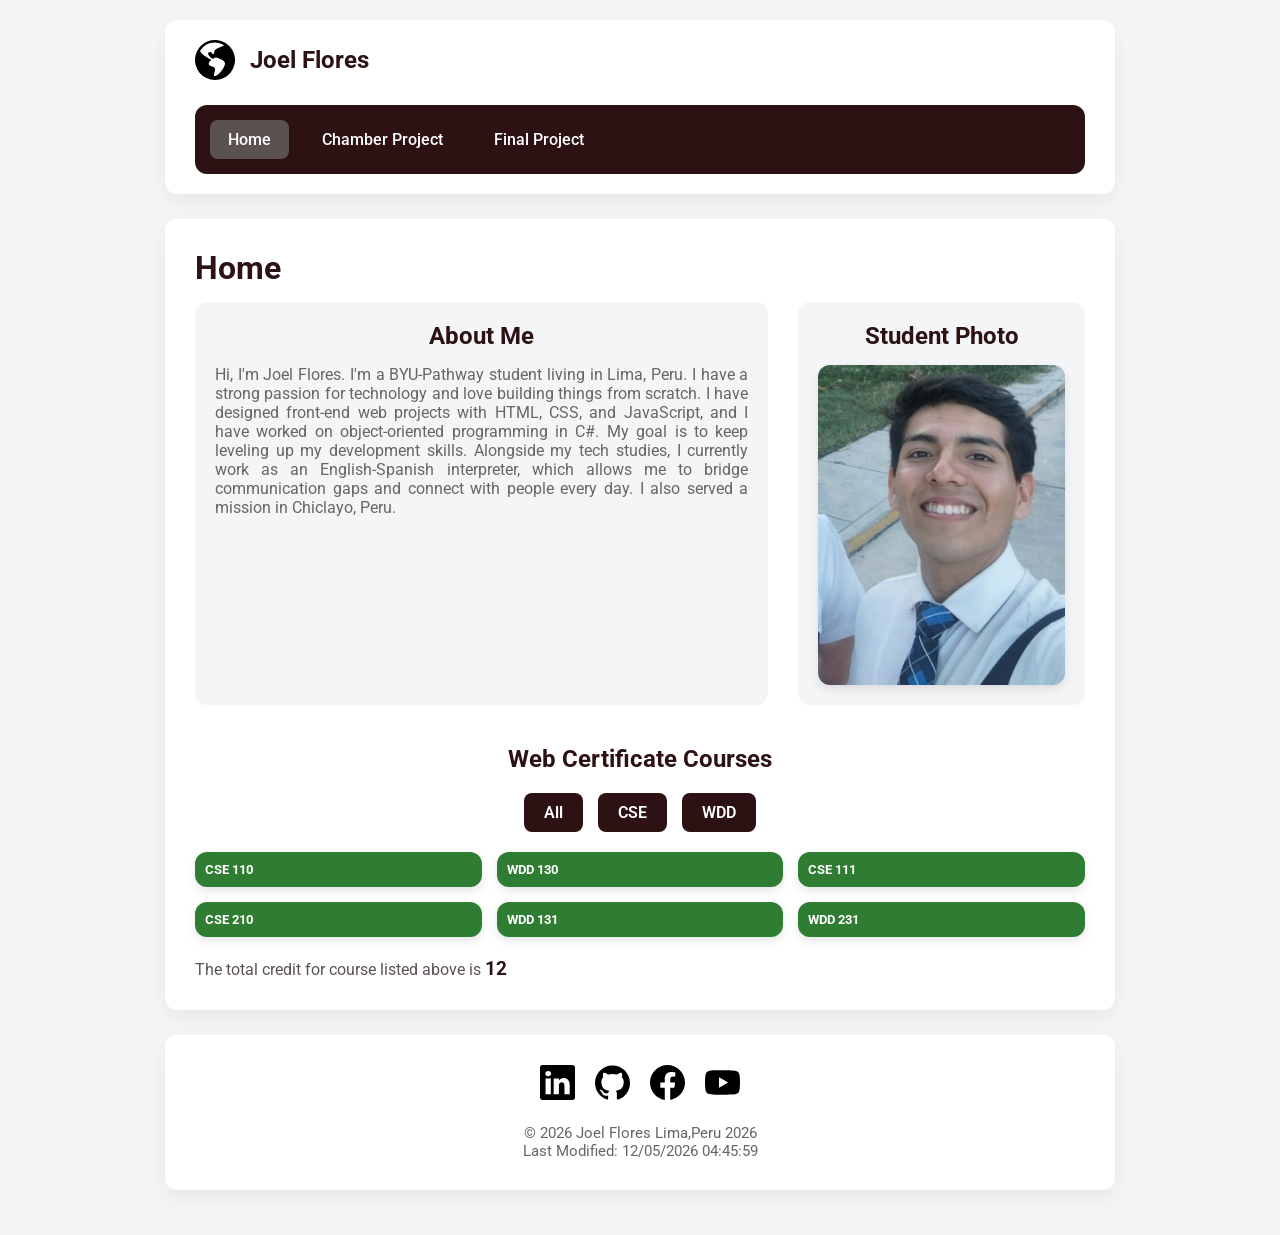
<file: index.html>
<!DOCTYPE html>
<html lang="en">
<head>
    <meta charset="UTF-8">
    <meta name="viewport" content="width=device-width, initial-scale=1.0">
    <title>Home Page - Joel Flores</title>
    <meta name="author" content="Joel Flores">
    <meta property="og:description" content="Joel Flores's personal website. In this website you will find more information about me and how far I am from getting the first certificate.">
    <meta property="og:image" content="https://avatars.githubusercontent.com/u/9919?s=1200&v=4">
    <meta property="og:title" content="Homepage - Joel Flores">
    <meta property="og:url" content="https://joelcarlosfloresrojas-dotcom.github.io/wdd231/">   
    <meta name="description" content="Joel Flores's personal website. In this website you will find more information about me and how far I am from getting the first certificate.">
    <link rel="preconnect" href="https://fonts.googleapis.com">
    <link rel="preconnect" href="https://fonts.gstatic.com" crossorigin>
    <link href="https://fonts.googleapis.com/css2?family=Roboto:ital,wght@0,100..900;1,100..900&display=swap" rel="stylesheet">
    <link rel="stylesheet" href="styles/index.css">
    <link rel="stylesheet" href="styles/index-large.css">
    <script src="scripts/index.js" defer></script>
</head>
<body>
    <header>
        <div id="logo">
        <img src="images/globe_americas.svg" alt="Logo" >
        <span>Joel Flores</span>
        <button id="menu-toggle" aria-label="Toggle Menu" class="open"></button>
      
        </div>
        <nav class="navigation">
            <ul class="test">
                <li><a href="index.html" class="active">Home</a></li>
                <li><a href="chamber/index.html" >Chamber Project</a></li>
                <li><a href="finalproject/index.html" >Final Project</a></li>
            </ul>
        </nav>
    </header>
    <main>
        <h1>Home</h1>
        <div class="container">
            <section class="box">
                <h2>About Me</h2>
                <p>Hi, I'm Joel Flores. I'm a BYU-Pathway student living in Lima, Peru. I have a strong passion for technology and love building things from scratch. I have designed front-end web projects with HTML, CSS, and JavaScript, and I have worked on object-oriented programming in C#. My goal is to keep leveling up my development skills. Alongside my tech studies, I currently work as an English-Spanish interpreter, which allows me to bridge communication gaps and connect with people every day. I also served a mission in Chiclayo, Peru. </p>
            </section>
            <section class="box1">
                <h2>Student Photo</h2>
                <img src="images/profile.jpeg" alt="Student Photo">
            </section>
        </div>
        <section>
        <h2>Web Certificate Courses</h2>
        <div id="what's-up" class="button-container">
            <button id="All-load">All</button>
            <button id="CSE-load">CSE</button>
            <button id="WDD-load">WDD</button>
        </div>
        </section>
        <div id="boxes" class="boxes">
        
        </div>
        <p>The total credit for course listed above is <span id="total-credits"></span></p>

        <dialog id="course-details">

            <button id="close">Close</button>
        </dialog>
    </main>
    
    <footer>
        <div id="icon" class="social-icons">
            <a href="https://www.linkedin.com/in/joel-carlos-flores-rojas/" target="_blank"><img src="images/linkedin.svg" alt="LinkedIn"></a>
            <a href="https://github.com/joelcarlosfloresrojas-dotcom" target="_blank"><img src="images/github.svg" alt="GitHub"></a>
            <a href="https://www.facebook.com/joel.floresrojas" target="_blank"><img src="images/facebook.svg" alt="Facebook"></a>
            <a href="https://www.youtube.com" target="_blank"><img src="images/youtube.svg" alt="YouTube"></a>
        </div>
        <section class="footer-text">
            <p>&copy; 2026 Joel Flores Lima,Peru <span id="currentyear"> </span></p>
            <p id="lastModified"></p>
        </section>
    </footer>
</body>
</html>
</file>
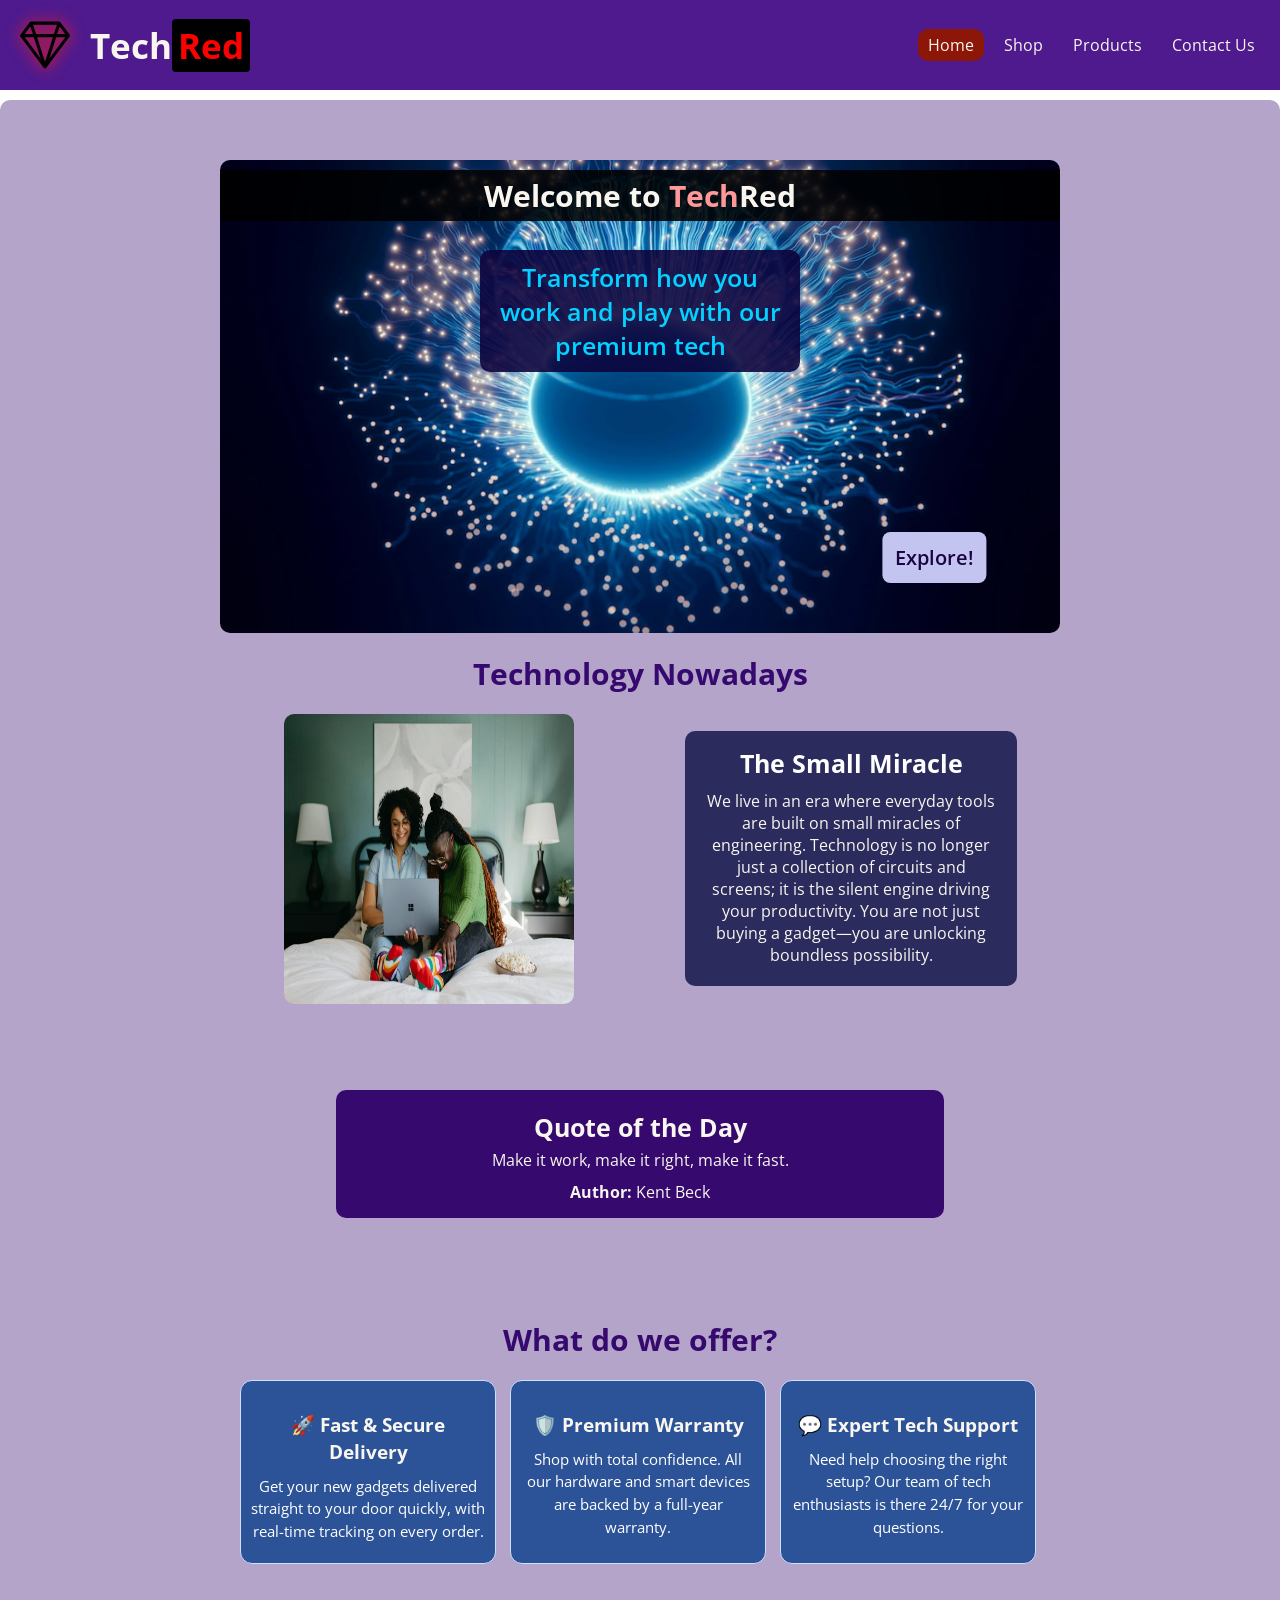
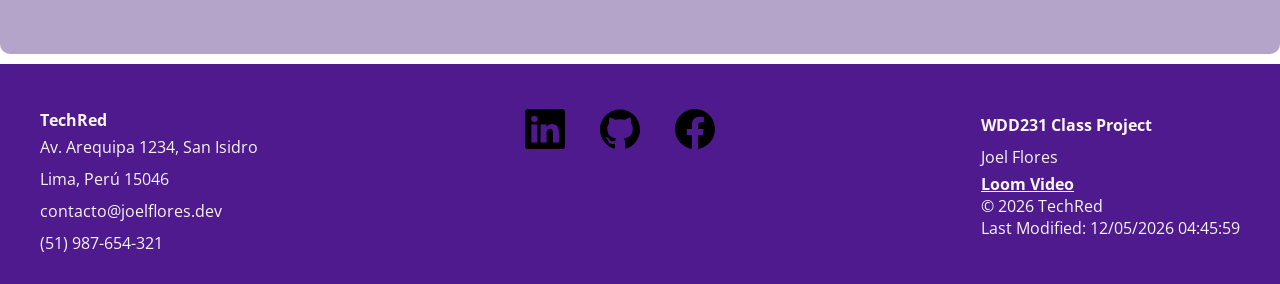
<file: finalproject/index.html>
<!DOCTYPE html>
<html lang="en">
<head>
    <meta charset="UTF-8">
    <meta name="viewport" content="width=device-width, initial-scale=1.0">
    <title>Home Page - TechRed</title>
    <meta name="author" content="Joel Flores">
    <meta name="description" content="TechRed, your one-stop shop for the latest technology and gadgets.">
    <link rel="preconnect" href="https://fonts.googleapis.com">
    <link rel="preconnect" href="https://fonts.gstatic.com" crossorigin>
    <link href="https://fonts.googleapis.com/css2?family=Open+Sans:ital,wght@0,300..800;1,300..800&display=swap" rel="stylesheet">
    <link href="images/favicon_1.ico" rel="icon" type="image/x-icon">
    <meta property="og:title" content="TechRed Home Page">
    <meta property="og:type" content="website">
    <meta property="og:description" content="TechRed, your one-stop shop for the latest technology and gadgets.">
    <meta property="og:image" content="https://joelcarlosfloresrojas-dotcom.github.io/wdd231/finalproject/images/tech.jpg" >
    <meta property="og:url" content="https://joelcarlosfloresrojas-dotcom.github.io/wdd231/finalproject/index.html">
   <link rel="stylesheet" href="styles/foot_head.css">
    <link rel="stylesheet" href="styles/indexf.css">
    <link rel="stylesheet" href="styles/index-largef.css">
    <script src="scripts/modules-i.mjs" type="module"></script>
</head>
<body>
    <header>
        <div class="header">
        <div class="logo-container">
        <img src="images/gem.svg" alt="TechRed Logo" class="logo" width="50" height="50">
        <p id="h1"><strong>Tech</strong><strong id="redder">Red</strong></p>
        </div>
        <button id="menu-toggle" aria-label="Toggle navigation menu"></button>
        </div>
        
        <nav>
            <menu class="nav-links">
                <li id="home"><a id="home1"   href="index.html">Home</a></li>
                <li><a href="shop.html">Shop</a></li>
                <li><a href="products.html">Products</a></li>
                <li id="hi"><a href="contact.html">Contact Us</a></li>
            </menu>
        </nav>
    </header>

    <main>
        <div id="max">
        <div class="relative">
         <picture>
            <source media="(max-width: 610px)" srcset="images/tech_mobile.jpg" width="290">
            <img src="images/tech.jpg" alt="TechRed Hero Image" class="hero-image" loading="lazy">
        </picture>
            <h1>Welcome to <strong id="redder1">Tech</strong>Red</h1>
            <p>Transform how you work and play with our premium tech</p>
            <a href="shop.html" id="shoper">Explore!</a>
        </div>
        <h2 id="h333">Technology Nowadays</h2>
        <section class="grid1">
            <div id="quote" class="quoter"> 

            </div>
            
            
            <img src="images/tech_change.jpg" alt="change in tech" width="290" height="290" loading="lazy">
            <div id="miracle1" class="miracle">
                <h3 id="h42">The Small Miracle</h3>
                <p id="hihi">We live in an era where everyday tools are built on small miracles of engineering. Technology is no longer just a collection of circuits and screens; it is the silent engine driving your productivity. You are not just buying a gadget—you are unlocking boundless possibility.</p>
           </div>
            
        </section>
        <h4>What do we offer?</h4>
        <section class="grid2">
        <div class="boxes">
            <div class="feature-box">
            <h3>🚀 Fast & Secure Delivery</h3>
            <p>Get your new gadgets delivered straight to your door quickly, with real-time tracking on every order.</p>
            </div>
            <div class="feature-box">
                <h3>🛡️ Premium Warranty</h3>
                <p>Shop with total confidence. All our hardware and smart devices are backed by a full-year warranty.</p>
            </div>

            <div class="feature-box">
                <h3>💬 Expert Tech Support</h3>
                <p>Need help choosing the right setup? Our team of tech enthusiasts is there 24/7 for your questions.</p>
            </div>
        </div>
        </section>


        </div>
    </main>
    <footer>
        <div class="three">
            <div class="onemore">
            <p id="hola"><strong>TechRed</strong></p>
            <menu class="foot1">
                
                    <li>Av. Arequipa 1234, San Isidro</li>
                    <li>Lima, Perú 15046</li>
                    <li>contacto@joelflores.dev</li>
                    <li>(51) 987-654-321</li>
            </menu>
            </div>
             <div id="icon" class="social-icons">
                <a href="https://www.linkedin.com/in/joel-carlos-flores-rojas/" target="_blank"><img src="images/linkedin.svg" alt="LinkedIn" width="40" height="40"></a>
                <a href="https://github.com/joelcarlosfloresrojas-dotcom" target="_blank"><img src="images/github.svg" alt="GitHub" width="40" height="40"></a>
                <a href="https://www.facebook.com/joel.floresrojas" target="_blank"><img src="images/facebook.svg" alt="Facebook" width="40" height="40"></a>
            </div>
            <div class="onemore">
            <menu class="foot2">
                    <li><strong>WDD231 Class Project</strong></li>
                    <li>Joel Flores</li>        
                
            </menu>
             <a href="https://tinyurl.com/3rw3fy46" target="_blank"><strong>Loom Video</strong></a>
            <p>&copy; <span id="currentyear"></span> TechRed</p>
            <p id="lastModified"></p>
            </div>
        </div>
    </footer>
    
</body>
</html>
</file>
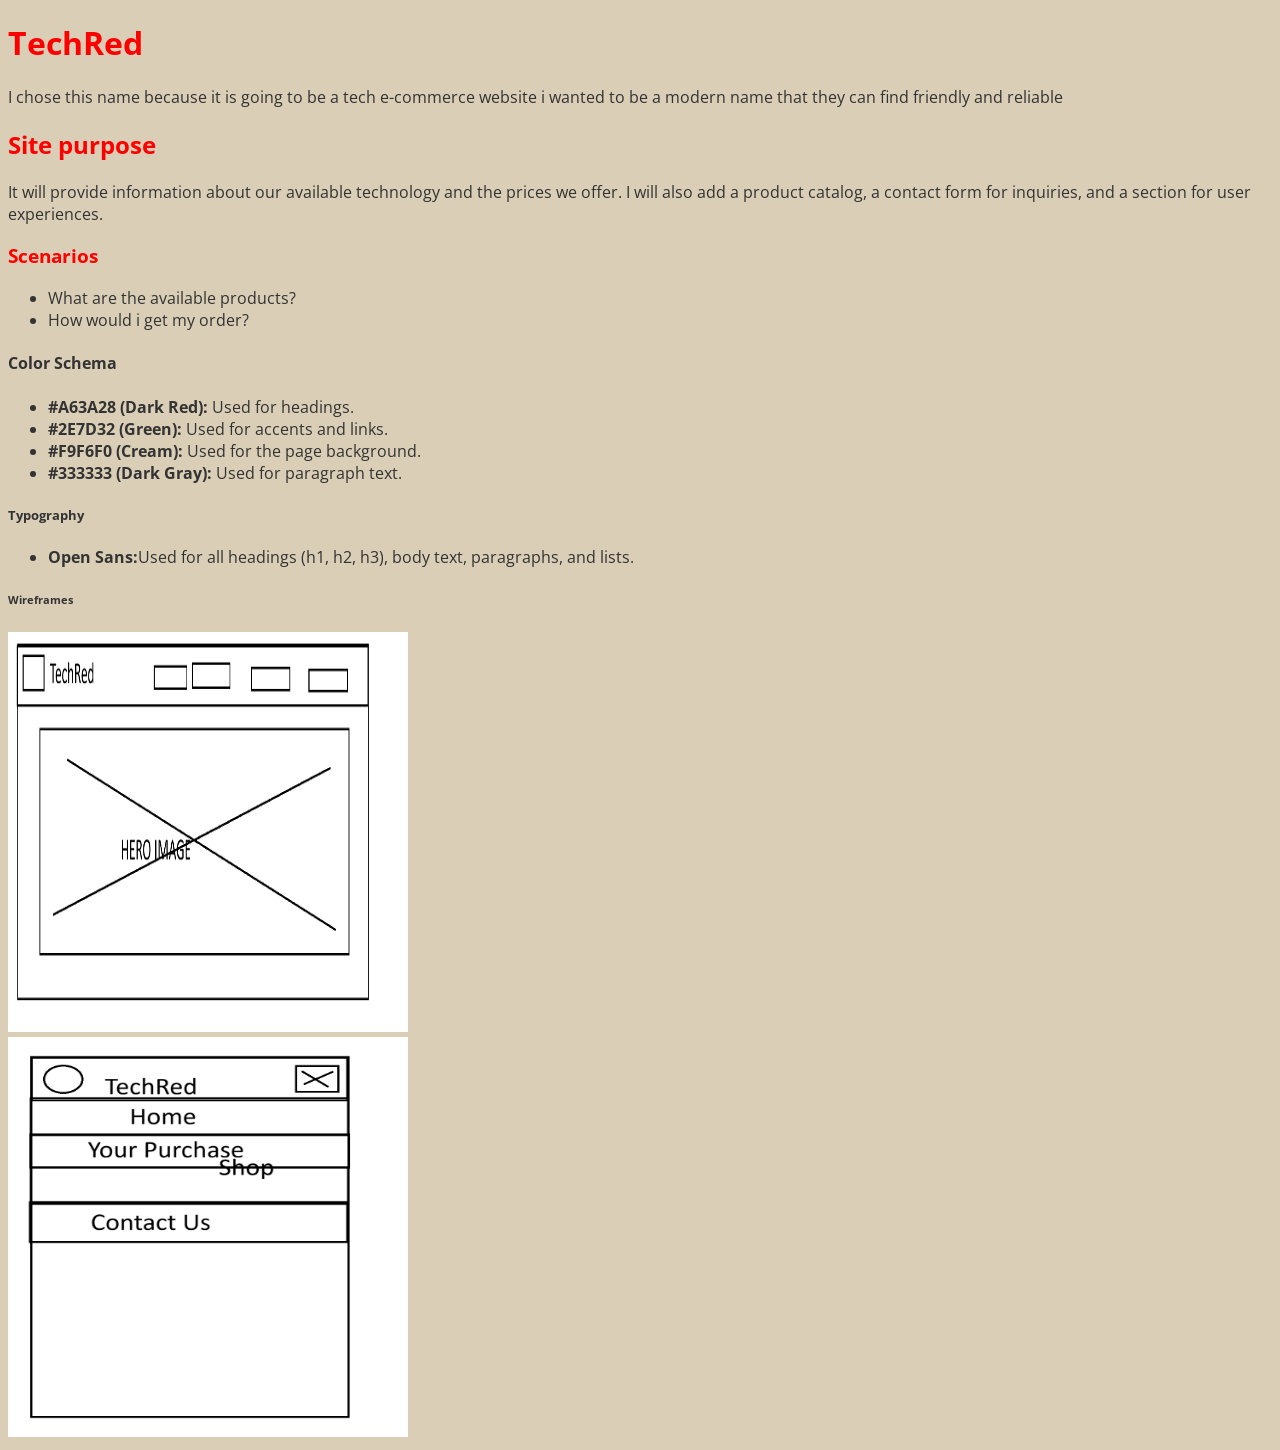
<file: site-plan.html>
<!DOCTYPE html>
<html lang="en">
<head>
    <meta charset="UTF-8">
    <meta name="viewport" content="width=device-width, initial-scale=1.0">
    <title>Project Site Plan</title>
    <meta name="author" content="Joel Flores">
    <meta name="description" content="This is the project site Plan for my final Project in the WWD231 course">
    <link rel="preconnect" href="https://fonts.googleapis.com">
    <link rel="preconnect" href="https://fonts.gstatic.com" crossorigin>
    <link href="https://fonts.googleapis.com/css2?family=Open+Sans:ital,wght@0,300..800;1,300..800&display=swap" rel="stylesheet">
    <link rel="stylesheet" href="styles/site-plan.css">

</head>
<body>
    <header>
        <h1>TechRed</h1>
        <p>I chose this name because it is going to be a tech e-commerce website i wanted to be a modern name that they can find friendly and reliable</p>
    </header>
    <main>
        <div>
            <h2>Site purpose</h2>
            <p>It will provide information about our available technology and the prices we offer. I will also add a product catalog, a contact form for inquiries, and a section for user experiences.</p>
        </div>

        <section>
            <h3>Scenarios</h3>
            <ul>
                <li>What are the available products?</li>
                <li>How would i get my order?</li>
            </ul>
        </section>

        <section>
            <h4>Color Schema</h4>
            <ul>
                <li><strong>#A63A28 (Dark Red):</strong> Used for headings.</li>
                <li><strong>#2E7D32 (Green):</strong> Used for accents and links.</li>
                <li><strong>#F9F6F0 (Cream):</strong> Used for the page background.</li>
                <li><strong>#333333 (Dark Gray):</strong> Used for paragraph text.</li>
            </ul>
        </section>
        <section>
            <h5>Typography</h5>
            <ul>
                <li><strong>Open Sans:</strong>Used for all headings (h1, h2, h3), body text, paragraphs, and lists.</li>
            </ul>
        </section>
        <section>
            <h6>Wireframes</h6>
            <img src="images/desktop.png" alt="desktop" width="400" height="400"><br>
            <img src="images/phone.png" alt="mobile" width="400" height="400">
        </section>
                
    </main>
        

    
</body>
</html>
</file>
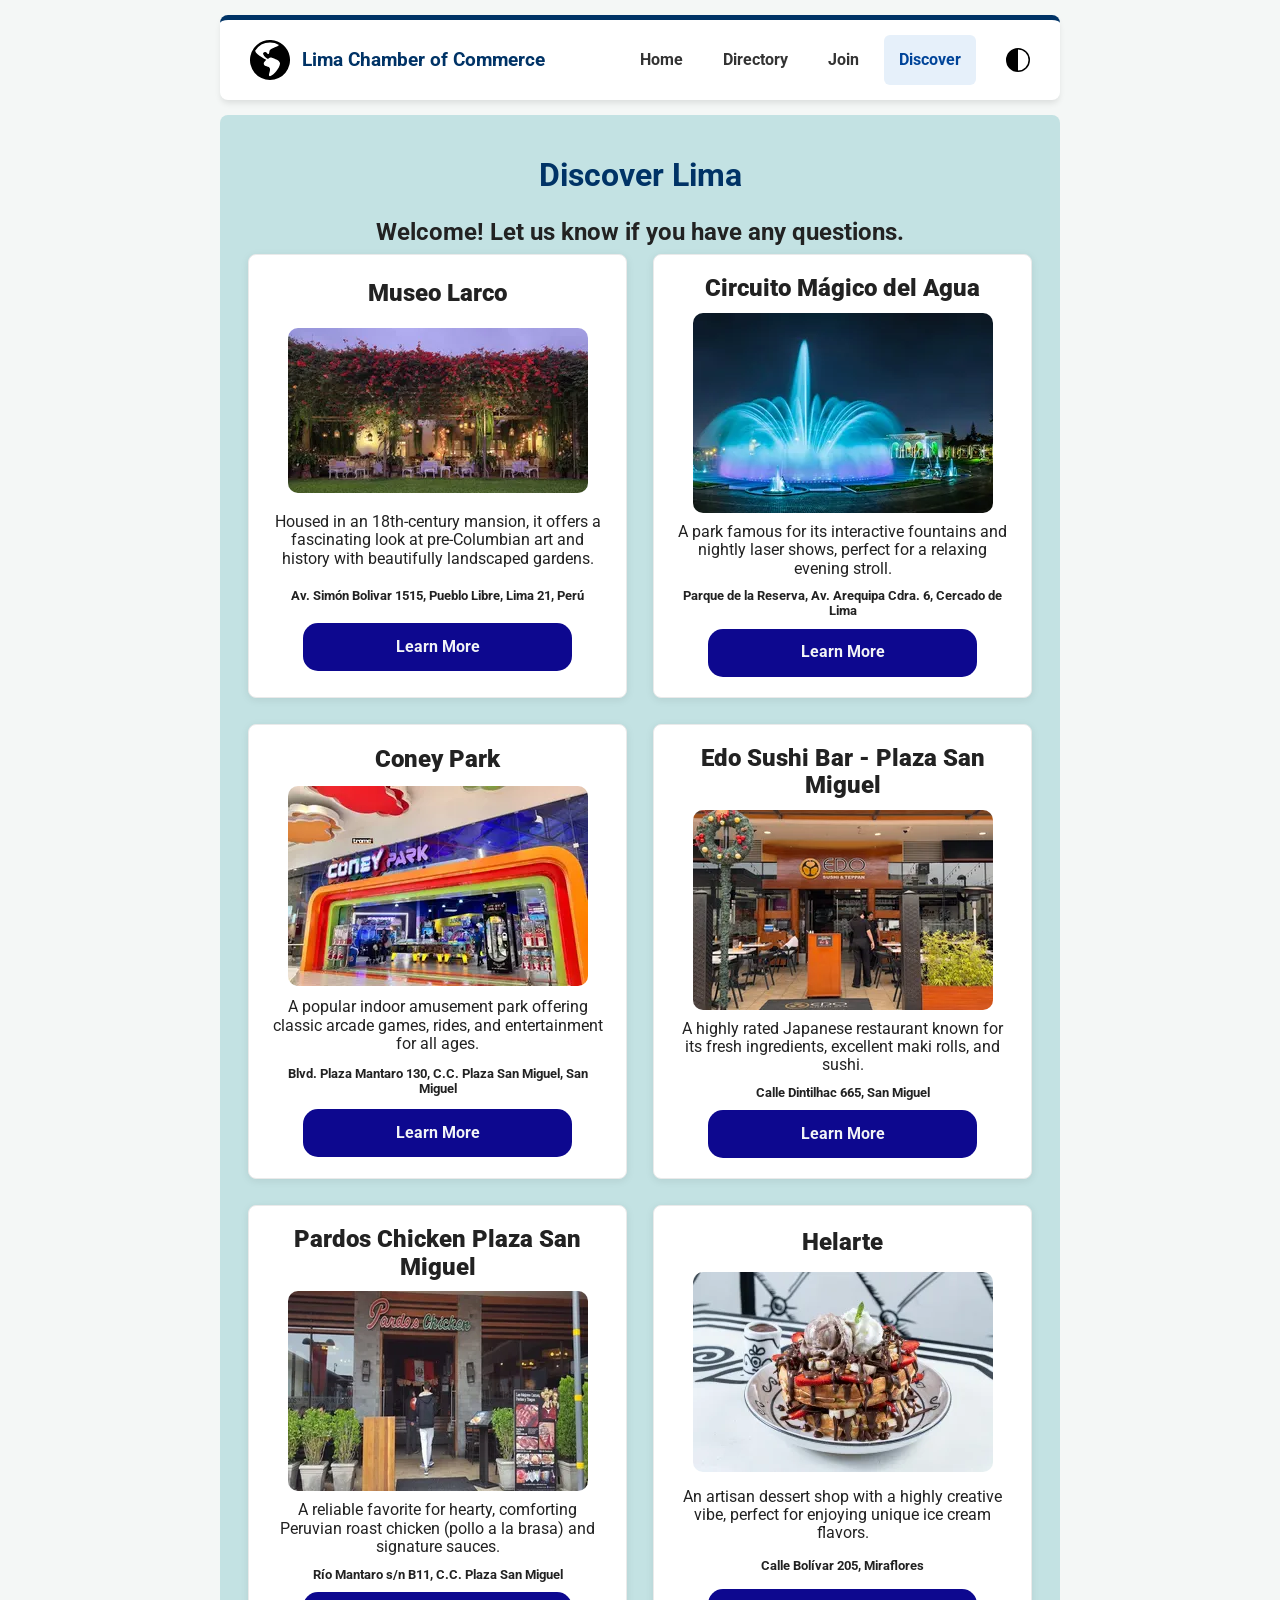
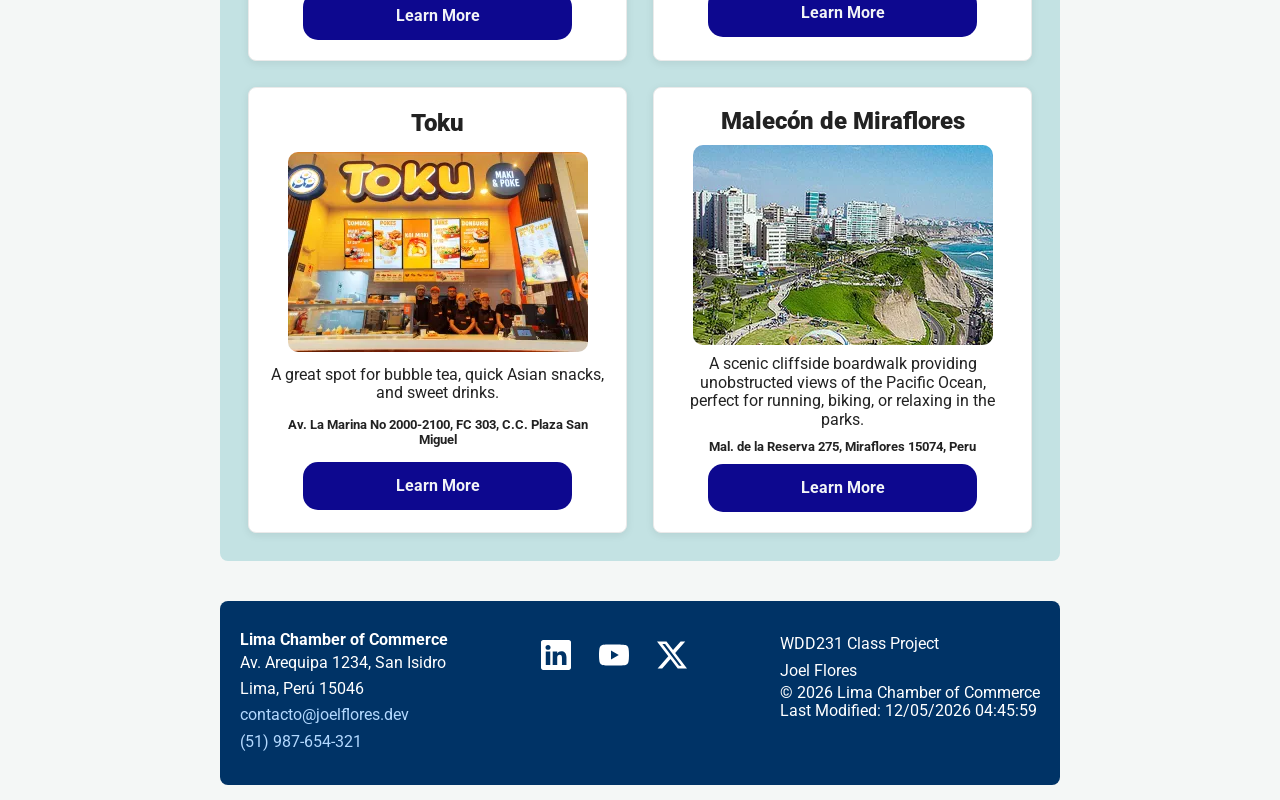
<file: chamber/discover.html>
<!DOCTYPE html>
<html lang="en">
<head>
    <meta charset="UTF-8">
    <meta name="viewport" content="width=device-width, initial-scale=1.0">
    <title>Chamber Discover Page</title>
    <meta name="author" content="Joel Flores">
    <meta name="description" content="This page is designed to present accurate information about the region—including key demographics and local highlights.">
    <link rel="icon" href="images/favicon.ico">
    <meta property="og:title" content="Chamber Discover Page">
    <meta property="og:description" content="This page is designed to present accurate information about the region—including key demographics and local highlights.">
    <meta property="og:image" content="https://joelcarlosfloresrojas-dotcom.github.io/wdd231/chamber/images/lima_chamber.jpg">
    <meta property="og:url" content="https://joelcarlosfloresrojas-dotcom.github.io/wdd231/chamber/discover.html">
    <meta name="theme-color" content="#003366">
    <link rel="preconnect" href="https://fonts.googleapis.com">
    <link rel="preconnect" href="https://fonts.gstatic.com" crossorigin>
    <link href="https://fonts.googleapis.com/css2?family=Roboto:wght@400;500;700&display=swap" rel="stylesheet">
    <link rel="stylesheet" href="styles/discover.css">
    <link rel="stylesheet" href="styles/discover-medium.css">
    <link rel="stylesheet" href="styles/discover-large.css">
    <link rel="stylesheet" href="styles/normalize.css">
    <link rel="stylesheet" href="styles/directory.css">
    <link rel="stylesheet" href="styles/directory-large.css" media="screen and (min-width: 640px)">
    <script src="scripts/discover.js" type="module"></script>
</head>
<body>
    <header>
        <div class="joel">
            <div id="flexer" class="flexer">
                <img src="images/globe_americas.svg" alt="Lima Chamber of Commerce Logo" width="40" height="40" fetchpriority="high">
                <span id="help">Lima Chamber of Commerce</span>
            </div>    
            <div id="flexer1" class="flexer1">
                <img src="images/circle-half.svg" alt="" aria-hidden="true" width="24" height="24"> <!-- Decorative, hidden from SR -->
                <button id="menu-toggle" aria-label="Toggle Menu" aria-expanded="false"></button>
            </div>
        </div>
        
        <nav class="display">
            <ul class="flexer2">
                <li><a href="index.html">Home</a></li>
                <li><a href="directory.html">Directory</a></li>
                <li><a href="join.html">Join</a></li>
                <li><a id="selector1" href="discover.html" aria-current="page">Discover</a></li>
            </ul>
        </nav>
    </header>

    <main>
        <h1>Discover Lima</h1>
        <h2 id="time"></h2>
        <section id="secter" class="adgrid">

        </section>
        
        <dialog id="noname">

        </dialog>
    </main>
    
    <footer>
        <div class="three">
            <div>
                <strong>Lima Chamber of Commerce</strong>
                <ul>
                    <li>Av. Arequipa 1234, San Isidro</li>
                    <li>Lima, Perú 15046</li>
                    <li><a href="mailto:contacto@joelflores.dev">contacto@joelflores.dev</a></li>
                    <li><a href="tel:+51987654321">(51) 987-654-321</a></li>
                </ul>
            </div>
            <div class="socials">
                <a href="#" aria-label="LinkedIn"><img src="../images/linkedin.svg" alt="" width="30" height="30"></a>
                <a href="#" aria-label="YouTube"><img src="../images/youtube.svg" alt="" width="30" height="30"></a>
                <a href="#" aria-label="X (Twitter)"><img src="images/twitter-x.svg" alt="" width="30" height="30"></a>
            </div>
            <div>
                <ul>
                    <li>WDD231 Class Project</li>
                    <li>Joel Flores</li>
                </ul>
                <p>&copy; <span id="currentyear"></span> Lima Chamber of Commerce</p>
                <p id="lastModified"></p>
            </div>
        </div>
    </footer>
</body>
</html>
</file>
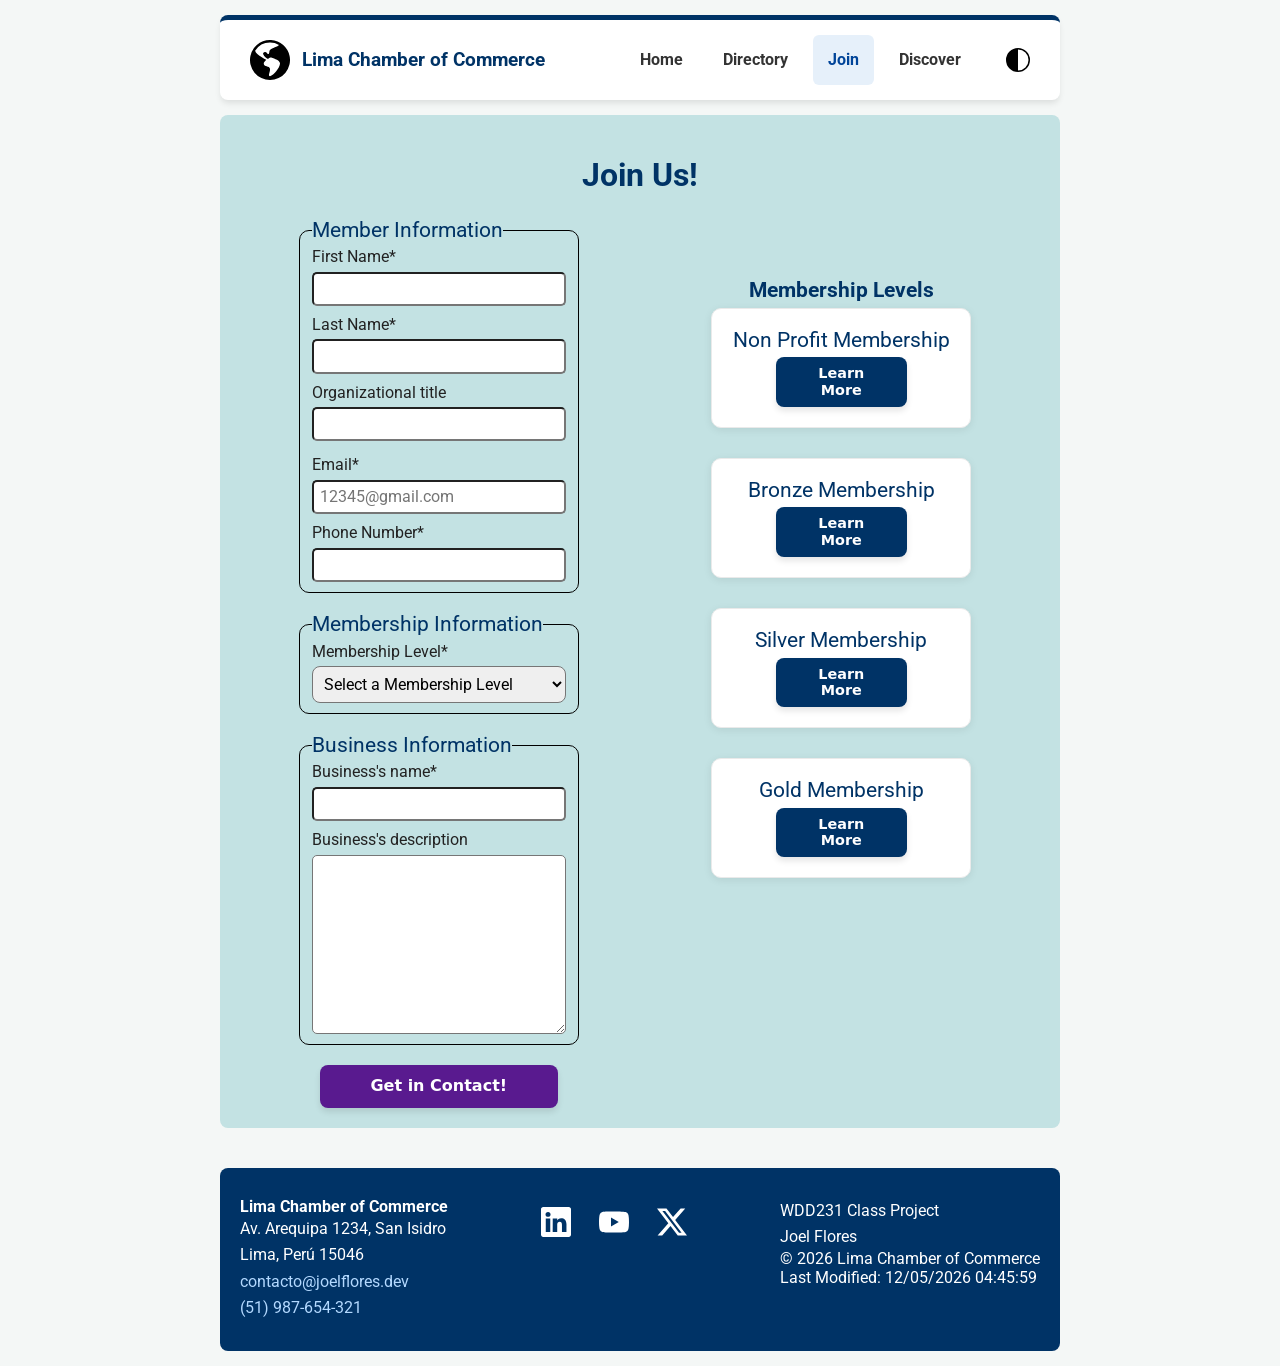
<file: chamber/join.html>
<!DOCTYPE html>
<html lang="en">
<head>
    <meta charset="UTF-8">
    <meta name="viewport" content="width=device-width, initial-scale=1.0">
    <title>Join Page - Chamber of Commerce</title>
    <meta name="author" content="Joel Flores">
    <meta name="description" content="This is the Join page, where you can find our latest news, core services, and an overview of what we offer.">
    <link rel="icon" href="images/favicon.ico">
    <meta property="og:title" content="Join the Chamber">
    <meta property="og:description" content="Become a member of our vibrant business community. Discover the benefits, resources, and services available when you join the Chamber.">
    <meta property="og:image" content="https://joelcarlosfloresrojas-dotcom.github.io/wdd231/chamber/images/lima_chamber.jpg">
    <meta property="og:url" content="https://joelcarlosfloresrojas-dotcom.github.io/wdd231/chamber/join.html">
    <link rel="preconnect" href="https://fonts.googleapis.com">
    <link rel="preconnect" href="https://fonts.gstatic.com" crossorigin>
    <link href="https://fonts.googleapis.com/css2?family=Roboto:wght@400;500;700&display=swap" rel="stylesheet">
    <link rel="stylesheet" href="styles/join.css">
    <link rel="stylesheet" href="styles/join-large.css">
    <link rel="stylesheet" href="styles/index-large.css">
    <link rel="stylesheet" href="styles/normalize.css">
    <link rel="stylesheet" href="styles/directory.css">
    <link rel="stylesheet" href="styles/directory-large.css" media="screen and (min-width: 640px)">
    <script src="../chamber/scripts/join.js" defer></script>
  
   
</head>
<body>
    <header>
        <div class="joel">
            <div id="flexer" class="flexer">
                <img src="images/globe_americas.svg" alt="Logo" width="40" height="40" fetchpriority="high">
                <span id="help">Lima Chamber of Commerce</span>
            </div>    
            <div id="flexer1" class="flexer1">
                <img src="images/circle-half.svg" alt="Dark mode toggle" width="24" height="24"> 
                <button id="menu-toggle" aria-label="Toggle Menu" aria-expanded="false"></button>
            </div>
        </div>
        
        <nav class="display">
            <ul class="flexer2">
                <li><a id="index" href="index.html" >Home</a></li>
                <li><a id="directory" href="directory.html"  >Directory</a></li>
                <li><a id="join" href="join.html">Join</a></li>
                <li><a href="discover.html">Discover</a></li>
            </ul>
        </nav>
    </header>

    <main>

        <h1>Join Us!</h1>
        <div class="media">
        <form id="Form" method="get" action="thankyou.html"> 
            <fieldset>
            <legend class="legend">Member Information</legend>
            <div class="column">
            <div class="label">
            <label for="name">First Name*</label>
            <input name="name" id="name" type="text" title="First Name" autocomplete="given-name" required>
            </div>
            <div class="label">
            <label for="lname">Last Name*</label>
            <input name="lname" id="lname" type="text" title="Last Name" autocomplete="family-name" required>
            </div>
            <div class="label">
            <label for="title">Organizational title</label>
            <input name="title" id="title"  type="text" title="Please enter at least 7 letters, spaces, or hyphens." autocomplete="organization-title" pattern="[A-Za-z\-\s]{7,}" required>
            <p id="error"></p>
            </div>
            <div class="label">
            <label for="email">Email*</label>
            <input name="email" id="email" type="email" title="email" placeholder="12345@gmail.com" autocomplete="email" required>
            </div>
            <div class="label">
            <label for="phone">Phone Number*</label>
            <input name="phone" type="tel" id="phone" title="phone" autocomplete="tel" required>
            </div>
            </div>
            </fieldset>

            <fieldset>
            <legend class="legend">Membership Information</legend>
            <div class="label">
            <label for="level">Membership Level*</label>
            <select name="level" id="level" required>
                <option value="" id="placeholder" disabled selected>Select a Membership Level</option>
                <option value="np">Non-Profit</option>
                <option value="bronze">Bronze</option>
                <option value="silver">Silver</option>
                <option value="gold">Gold</option>
            </select> 
            </div> 
            </fieldset>

            <fieldset>
            <legend class="legend">Business Information</legend>
            <div class="column">
            <div class="label">
            <label for="business">Business's name*</label>
            <input name="business" id="business" type="text" title="business" autocomplete="organization"  required>
            </div>

            <div class="label">
            <label for="description">Business's description</label>
            <textarea id="description" name="description" title="Enter your description here" cols="4" rows="9"></textarea>
            </div>
            </div>
            </fieldset>
            
            
            <input type="hidden" id="timestamp" name="timestamp" value="">
            
            <input id="former" type="submit" value="Get in Contact!">
        </form>

        
      <section id="names">
        <h2>Membership Levels</h2>
        <div class="loadmore">
            
        <div class="go">
            <p>Non Profit Membership</p>
            <button id="NP" class="busty">Learn More</button>
        </div>

        <div class="go">
            <p>Bronze Membership</p>
            <button id="Bron" class="busty">Learn More</button>
        </div>

        <div class="go">
            <p>Silver Membership</p>
            <button id="Sil" class="busty">Learn More</button>
        </div>

        <div class="go">
            <p>Gold Membership</p>
            <button id="Gold" class="busty">Learn More</button>
        </div>

       

        </div>
      </section>
    </div>
     
       
        <dialog id="details"  class="center">
            

        </dialog>
    </main>
    <footer>
        <div class="three">
            <div>
                <strong>Lima Chamber of Commerce</strong>
                <ul>
                    <li>Av. Arequipa 1234, San Isidro</li>
                    <li>Lima, Perú 15046</li>
                    <li><a href="mailto:contacto@joelflores.dev">contacto@joelflores.dev</a></li>
                    <li><a href="tel:+51987654321">(51) 987-654-321</a></li>
                </ul>
            </div>
            <div class="socials">
                <a href="#" aria-label="LinkedIn"><img src="../images/linkedin.svg" alt="Linkedin" width="30" height="30"></a>
                <a href="#" aria-label="YouTube"><img src="../images/youtube.svg" alt="YouTube" width="30" height="30"></a>
                <a href="#" aria-label="X (Twitter)"><img src="images/twitter-x.svg" alt="X" width="30" height="30"></a>
            </div>
            <div>
                <ul>
                    <li>WDD231 Class Project</li>
                    <li>Joel Flores</li>
                </ul>
                <p>&copy; <span id="currentyear"></span> Lima Chamber of Commerce</p>
                <p id="lastModified"></p>
            </div>
        </div>
    </footer>
</body>
</html>
</file>
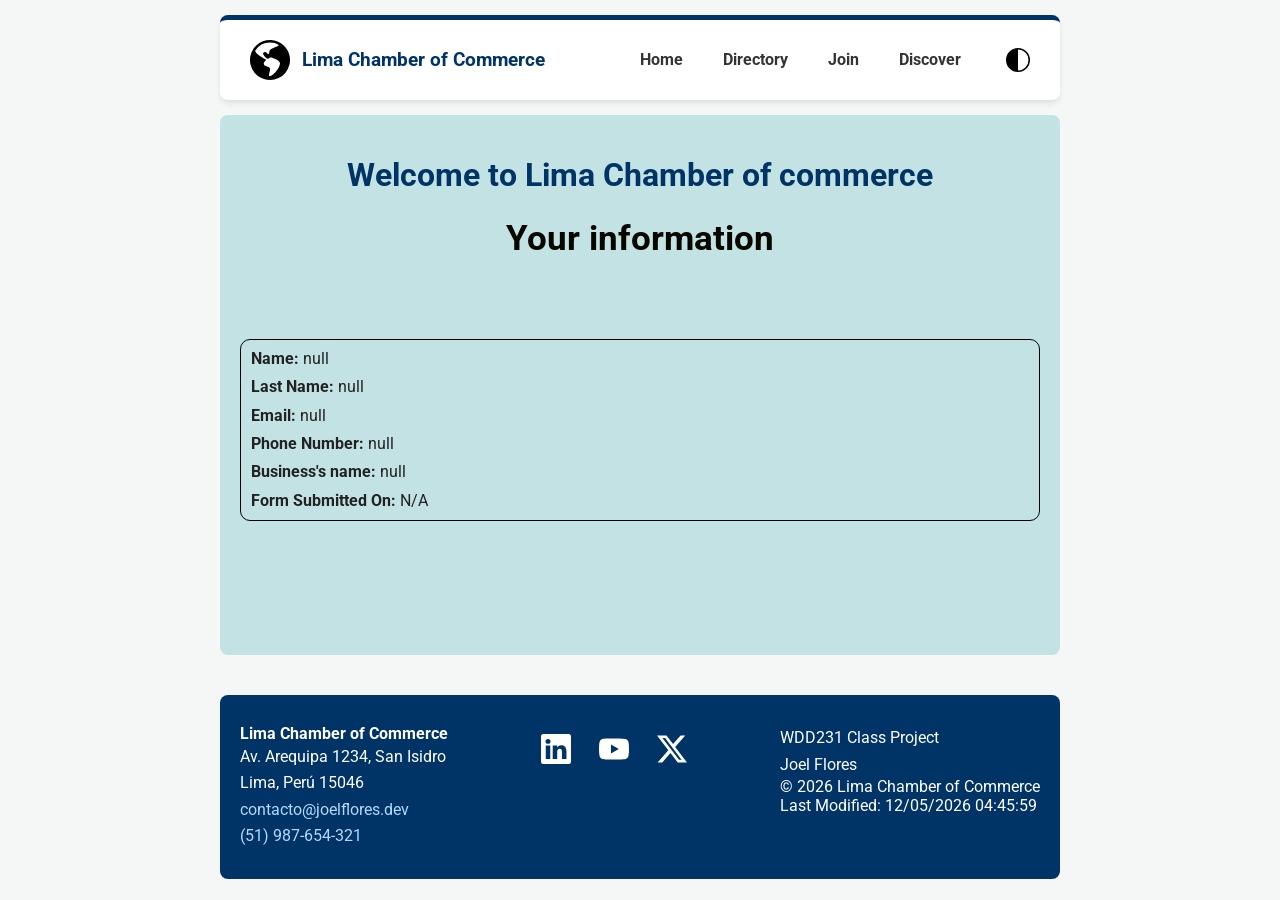
<file: chamber/thankyou.html>
<!DOCTYPE html>
<html lang="en">
<head>
    <meta charset="UTF-8">
    <meta name="viewport" content="width=device-width, initial-scale=1.0">
    <title>Join Page - Chamber of Commerce</title>
    <meta name="author" content="Joel Flores">
    <meta name="description" content="This is the thankyou page a page to thank you for Joining us and display your information">
    <link rel="icon" href="images/favicon.ico">
    <link rel="preconnect" href="https://fonts.googleapis.com">
    <link rel="preconnect" href="https://fonts.gstatic.com" crossorigin>
    <link href="https://fonts.googleapis.com/css2?family=Roboto:wght@400;500;700&display=swap" rel="stylesheet">
    <link rel="stylesheet" href="styles/thankyou.css">
    <link rel="stylesheet" href="styles/join.css">
    <link rel="stylesheet" href="styles/join-large.css">
    <link rel="stylesheet" href="styles/index.css">
    <link rel="stylesheet" href="styles/index-large.css">
    <link rel="stylesheet" href="styles/normalize.css">
    <link rel="stylesheet" href="styles/directory.css">
    <link rel="stylesheet" href="styles/directory-large.css" media="screen and (min-width: 640px)">
    <script src="../chamber/scripts/thankyou.js" defer></script>
  
   
</head>
<body>
    <header>
        <div class="joel">
            <div id="flexer" class="flexer">
                <img src="images/globe_americas.svg" alt="Logo" width="40" height="40" fetchpriority="high">
                <span id="help">Lima Chamber of Commerce</span>
            </div>    
            <div id="flexer1" class="flexer1">
                <img src="images/circle-half.svg" alt="Dark mode toggle" width="24" height="24"> 
                <button id="menu-toggle" aria-label="Toggle Menu" aria-expanded="false"></button>
            </div>
        </div>
        
        <nav class="display">
            <ul class="flexer2">
                <li><a id="index" href="index.html" >Home</a></li>
                <li><a id="directory" href="directory.html"  >Directory</a></li>
                <li><a id="join" href="join.html">Join</a></li>
                <li><a href="discover.html">Discover</a></li>
            </ul>
        </nav>
    </header>

    <main>
        <h1>Welcome to Lima Chamber of commerce</h1>
        <h2>Your information</h2>
        <div id="thank">

        </div>
    </main>
    
    <footer>
        <div class="three">
            <div>
                <strong>Lima Chamber of Commerce</strong>
                <ul>
                    <li>Av. Arequipa 1234, San Isidro</li>
                    <li>Lima, Perú 15046</li>
                    <li><a href="mailto:contacto@joelflores.dev">contacto@joelflores.dev</a></li>
                    <li><a href="tel:+51987654321">(51) 987-654-321</a></li>
                </ul>
            </div>
            <div class="socials">
                <a href="#" aria-label="LinkedIn"><img src="../images/linkedin.svg" alt="Linkedin" width="30" height="30"></a>
                <a href="#" aria-label="YouTube"><img src="../images/youtube.svg" alt="YouTube" width="30" height="30"></a>
                <a href="#" aria-label="X (Twitter)"><img src="images/twitter-x.svg" alt="X" width="30" height="30"></a>
            </div>
            <div>
                <ul>
                    <li>WDD231 Class Project</li>
                    <li>Joel Flores</li>
                </ul>
                <p>&copy; <span id="currentyear"></span> Lima Chamber of Commerce</p>
                <p id="lastModified"></p>
            </div>
        </div>
    </footer>
</body>
</html>
</file>
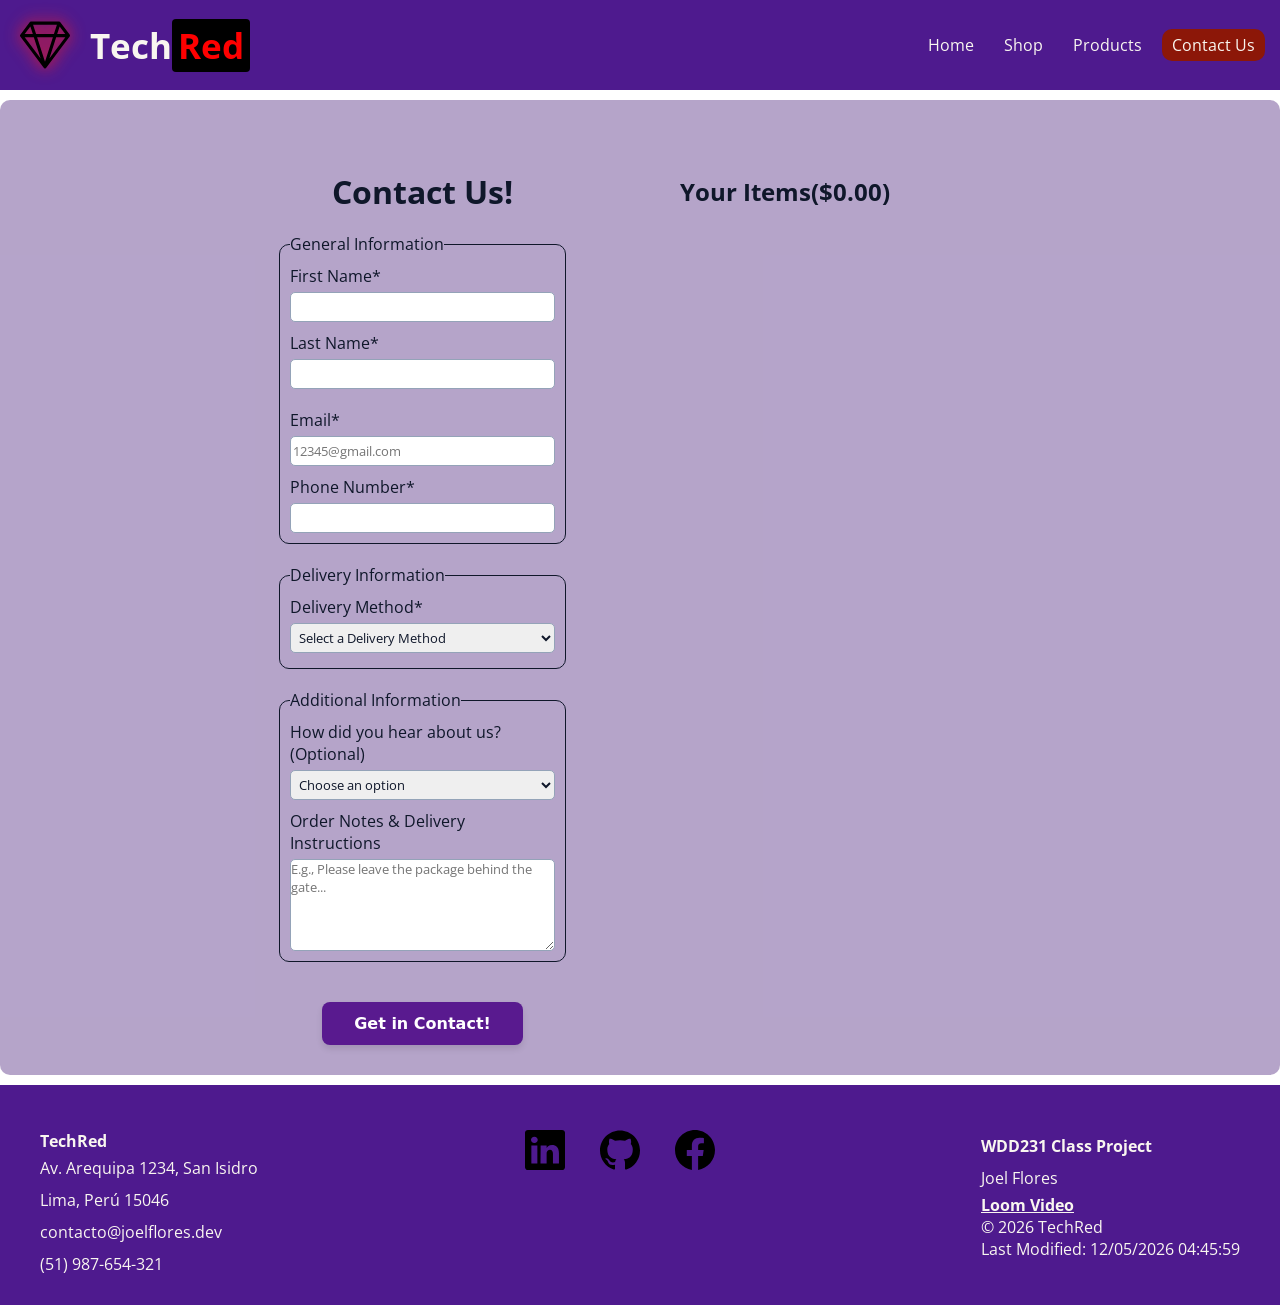
<file: finalproject/contact.html>
<!DOCTYPE html>
<html lang="en">
<head>
    <meta charset="UTF-8">
    <meta name="viewport" content="width=device-width, initial-scale=1.0">
    <title>Home Page - TechRed</title>
    <meta name="author" content="Joel Flores">
    <meta name="description" content="TechRed, your one-stop shop for the latest technology and gadgets.">
    <link rel="preconnect" href="https://fonts.googleapis.com">
    <link rel="preconnect" href="https://fonts.gstatic.com" crossorigin>
    <link href="https://fonts.googleapis.com/css2?family=Open+Sans:ital,wght@0,300..800;1,300..800&display=swap" rel="stylesheet">
    <link href="images/favicon_1.ico" rel="icon" type="image/x-icon">
    <meta property="og:title" content="TechRed Home Page">
    <meta property="og:type" content="website">
    <meta property="og:description" content="TechRed, your one-stop shop for the latest technology and gadgets.">
    <meta property="og:image" content="https://joelcarlosfloresrojas-dotcom.github.io/wdd231/chamber/images/hero_image.jpg" >
    <meta property="og:url" content="https://joelcarlosfloresrojas-dotcom.github.io/wdd231/finalproject/index.html">
   <link rel="stylesheet" href="styles/foot_head.css">
   <link rel="stylesheet" href="styles/contact.css">
   <link rel="stylesheet" href="styles/contact-large.css">
    <script src="scripts/modules-c.mjs" type="module"></script>
</head>
<body>
     <header>
        <div class="header">
        <div class="logo-container">
        <img src="images/gem.svg" alt="TechRed Logo" class="logo" width="50" height="50">
        <p id="h1"><strong>Tech</strong><strong id="redder">Red</strong></p>
        </div>
        <button id="menu-toggle" aria-label="Toggle navigation menu"></button>
        </div>
        
        <nav>
            <menu class="nav-links">
                <li ><a    href="index.html">Home</a></li>
                <li><a href="shop.html">Shop</a></li>
                <li><a href="products.html">Products</a></li>
                <li id="home"><a id="home1" href="contact.html">Contact Us</a></li>
            </menu>
        </nav>
    </header>

    <main>

        <div class="wither">
        <div class="fixer">
        
        
        </div>
        <div class="media2">
        <form id="Form" class="nada" method="GET" action="thankyoufinal.html"> 
            <h1>Contact Us!</h1>
            <fieldset>
            <legend class="legend">General Information</legend>
            <div class="column">
            <div class="label">
            <label for="name">First Name*</label>
            <input name="name" id="name" type="text" title="First Name" autocomplete="given-name" required>
            </div>
            <div class="label">
            <label for="lname">Last Name*</label>
            <input name="lname" id="lname" type="text" title="Last Name" autocomplete="family-name" required>
            </div>
            <div class="label">
            <p id="error"></p>
            </div>
            <div class="label">
            <label for="email">Email*</label>
            <input name="email" id="email" type="email" title="email" placeholder="12345@gmail.com" autocomplete="email" required>
            </div>
            <div class="label">
            <label for="phone">Phone Number*</label>
            <input name="phone" type="tel" id="phone" title="phone" autocomplete="tel" required>
            </div>
            </div>
            </fieldset>

            <fieldset>
            <legend class="legend">Delivery Information</legend>
            <div class="label">
            <label for="delivery">Delivery Method*</label>
            <select name="delivery" id="delivery" required>
                <option value="" disabled selected>Select a Delivery Method</option>
                <option value="pickup">Pick Up in Store (Free)</option>
                <option value="standard">Standard Delivery to your house (3-5 days)</option>
                <option value="express">Express Delivery (Next Day)</option>
            </select>
            <div id="newer">

            </div>

            </div> 
            </fieldset>

            <fieldset>
                <legend class="legend">Additional Information</legend>
                <div class="column">
                    
                
                    <div class="label">
                        <label for="referral">How did you hear about us? (Optional)</label>
                        <select name="referral" id="referral">
                            <option value="" disabled selected>Choose an option</option>
                            <option value="social">Social Media (Instagram/TikTok)</option>
                            <option value="friend">Friend or Family</option>
                            <option value="search">Google Search</option>
                            <option value="other">Other</option>
                        </select>
                        
                    </div>

                    
                    <div class="label">
                        <label for="notes">Order Notes & Delivery Instructions</label>
                        <textarea id="notes" name="notes" placeholder="E.g., Please leave the package behind the gate..." cols="30" rows="5"></textarea>
                    </div>
                    
                </div>
            </fieldset>
            
            
            <input type="hidden" id="timestamp" name="timestamp" value="">
            
            <input id="former" type="submit" value="Get in Contact!">
        </form>
        <div class="showing">
        <h2> Your Items<span id="balance"></span></h2>
        <section id="run" class="epic">
            

        </section>
        </div>

        </div>
        </div>
    </main>
   <footer>
        <div class="three">
            <div class="onemore">
            <p id="hola"><strong>TechRed</strong></p>
            <menu class="foot1">
                
                    <li>Av. Arequipa 1234, San Isidro</li>
                    <li>Lima, Perú 15046</li>
                    <li>contacto@joelflores.dev</li>
                    <li>(51) 987-654-321</li>
            </menu>
            </div>
             <div id="icon" class="social-icons">
                <a href="https://www.linkedin.com/in/joel-carlos-flores-rojas/" target="_blank"><img src="images/linkedin.svg" alt="LinkedIn" width="40" height="40"></a>
                <a href="https://github.com/joelcarlosfloresrojas-dotcom" target="_blank"><img src="images/github.svg" alt="GitHub" width="40" height="40"></a>
                <a href="https://www.facebook.com/joel.floresrojas" target="_blank"><img src="images/facebook.svg" alt="Facebook" width="40" height="40"></a>
            </div>
            <div class="onemore">
            <menu class="foot2">
                    <li><strong>WDD231 Class Project</strong></li>
                    <li>Joel Flores</li>        
                
            </menu>
             <a href="https://tinyurl.com/3rw3fy46" target="_blank"><strong>Loom Video</strong></a>
            <p>&copy; <span id="currentyear"></span> TechRed</p>
            <p id="lastModified"></p>
            </div>
        </div>
    </footer>
    
</body>
</html>
</file>
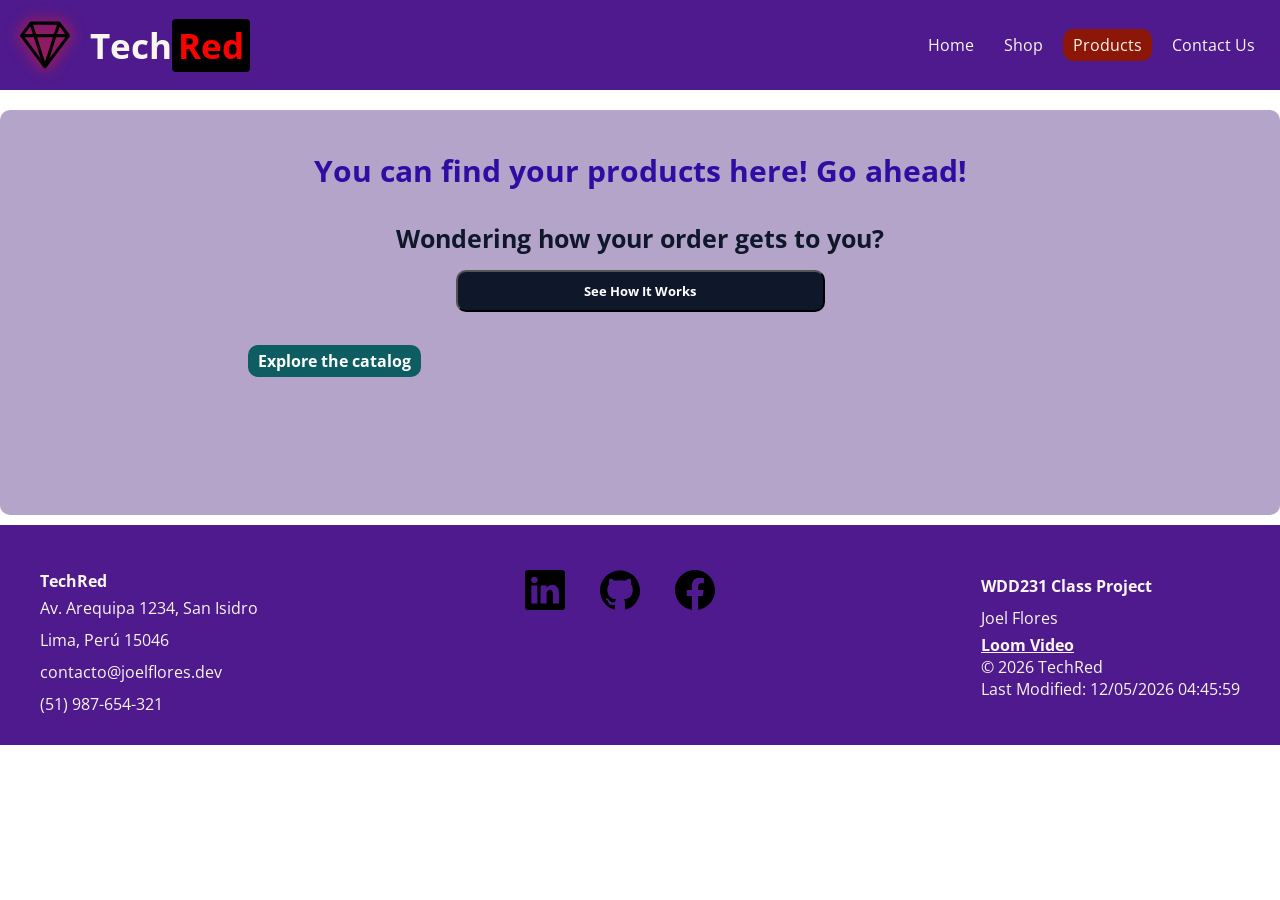
<file: finalproject/products.html>
<!DOCTYPE html>
<html lang="en">
<head>
    <meta charset="UTF-8">
    <meta name="viewport" content="width=device-width, initial-scale=1.0">
    <title>Products Page - TechRed</title>
    <meta name="author" content="Joel Flores">
    <meta name="description" content="TechRed, your one-stop shop for the latest technology and gadgets.">
    <link rel="preconnect" href="https://fonts.googleapis.com">
    <link rel="preconnect" href="https://fonts.gstatic.com" crossorigin>
    <link href="https://fonts.googleapis.com/css2?family=Open+Sans:ital,wght@0,300..800;1,300..800&display=swap" rel="stylesheet">
    <link href="images/favicon_1.ico" rel="icon" type="image/x-icon">
    <meta property="og:title" content="TechRed Products Page">
    <meta property="og:type" content="website">
    <meta property="og:description" content="TechRed, your one-stop shop for the latest technology and gadgets.">
    <meta property="og:image" content="https://joelcarlosfloresrojas-dotcom.github.io/wdd231/finalproject/images/tech.jpg" >
    <meta property="og:url" content="https://joelcarlosfloresrojas-dotcom.github.io/wdd231/finalproject/products.html">
   <link rel="stylesheet" href="styles/foot_head.css">
   <link rel="stylesheet" href="styles/products.css">
   <link rel="stylesheet" href="styles/products-large.css">
 
    <script src="scripts/module-p.mjs" type="module"></script>
</head>
<body>
    <header>
        <div class="header">
        <div class="logo-container">
        <img src="images/gem.svg" alt="TechRed Logo" class="logo" width="50" height="50" >
        <p id="h1"><strong>Tech</strong><strong id="redder">Red</strong></p>
        </div>
        <button id="menu-toggle" aria-label="Toggle navigation menu"></button>
        </div>
        
        <nav>
            <menu class="nav-links">
                <li ><a    href="index.html">Home</a></li>
                <li><a href="shop.html">Shop</a></li>
                <li id="home"><a id="home1" href="products.html">Products</a></li>
                <li id="hi"><a href="contact.html">Contact Us</a></li>
            </menu>
        </nav>
    </header>

    <main>
        <div class="widthe">
            <h1>You can find your products here! Go ahead!</h1>
            <div class="flexbtn">
             
            <p>Wondering how your order gets to you?</p>
            <button id="travel">See How It Works</button>
            <a id="awa" href="shop.html">Explore the catalog</a>
          </div>
          
        <section id="your" class="jijija">

        </section>



        <a id="ewe" class="ewe" href="contact.html">Get in touch</a>
        </div>
        <dialog id="loco">
        <button id="closeModal">❌</button>    
        <h2>How Delivery Works 🚚</h2>
        <p>Ready to check out your 🛒? Here is exactly how your order gets to you:</p> 
        
        <ul class="delivery-steps">
            <li>📦 <strong>1. Processing:</strong> We prepare and pack your order within 24 hours.</li>
            <li>✈️ <strong>2. Shipping:</strong> Handed over to our trusted carriers. You will receive a tracking link.</li>
            <li>🏠 <strong>3. Delivery:</strong> Arrives safely at your door in 3-5 business days!</li>
        </ul>
        </dialog>
    </main>
    <footer>
        <div class="three">
            <div class="onemore">
            <p id="hola"><strong>TechRed</strong></p>
            <menu class="foot1">
                
                    <li>Av. Arequipa 1234, San Isidro</li>
                    <li>Lima, Perú 15046</li>
                    <li>contacto@joelflores.dev</li>
                    <li>(51) 987-654-321</li>
            </menu>
            </div>
             <div id="icon" class="social-icons">
                <a href="https://www.linkedin.com/in/joel-carlos-flores-rojas/" target="_blank"><img src="images/linkedin.svg" alt="LinkedIn" width="40" height="40"></a>
                <a href="https://github.com/joelcarlosfloresrojas-dotcom" target="_blank"><img src="images/github.svg" alt="GitHub" width="40" height="40"></a>
                <a href="https://www.facebook.com/joel.floresrojas" target="_blank"><img src="images/facebook.svg" alt="Facebook" width="40" height="40"></a>
            </div>
            <div class="onemore">
            <menu class="foot2">
                    <li><strong>WDD231 Class Project</strong></li>
                    <li>Joel Flores</li>        
                
            </menu>
             <a href="https://tinyurl.com/3rw3fy46" target="_blank"><strong>Loom Video</strong></a>
            <p>&copy; <span id="currentyear"></span> TechRed</p>
            <p id="lastModified"></p>
            </div>
        </div>
    </footer>
    
</body>
</html>
</file>
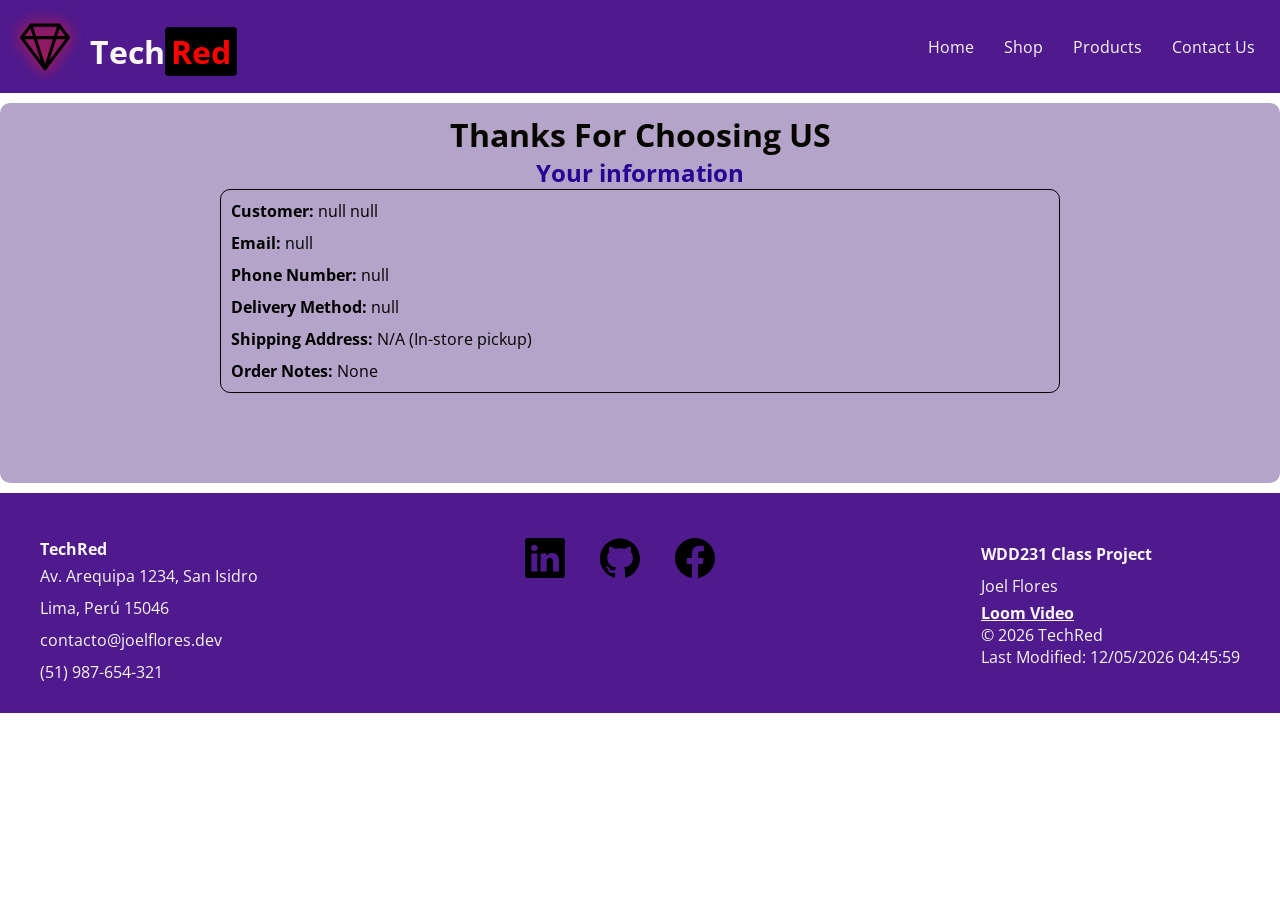
<file: finalproject/thankyoufinal.html>
<!DOCTYPE html>
<html lang="en">
<head>
    <meta charset="UTF-8">
    <meta name="viewport" content="width=device-width, initial-scale=1.0">
    <title>Home Page - TechRed</title>
    <meta name="author" content="Joel Flores">
    <meta name="description" content="TechRed, your one-stop shop for the latest technology and gadgets.">
    <link rel="preconnect" href="https://fonts.googleapis.com">
    <link rel="preconnect" href="https://fonts.gstatic.com" crossorigin>
    <link href="https://fonts.googleapis.com/css2?family=Open+Sans:ital,wght@0,300..800;1,300..800&display=swap" rel="stylesheet">
    <link href="images/favicon_1.ico" rel="icon" type="image/x-icon">
    <meta property="og:title" content="TechRed Home Page">
    <meta property="og:type" content="website">
    <meta property="og:description" content="TechRed, your one-stop shop for the latest technology and gadgets.">
    <meta property="og:image" content="https://joelcarlosfloresrojas-dotcom.github.io/wdd231/chamber/images/hero_image.jpg" >
    <meta property="og:url" content="https://joelcarlosfloresrojas-dotcom.github.io/wdd231/finalproject/index.html">
   <link rel="stylesheet" href="styles/foot_head.css">
   <link rel="stylesheet" href="styles/thankyoufinal.css">
    <script src="scripts/module-ty.mjs" type="module"></script>
</head>
<body>
    <header>
        <div class="header">
        <div class="logo-container">
        <img src="images/gem.svg" alt="TechRed Logo" class="logo" width="50" height="50">
        <h1><strong>Tech</strong><strong id="redder">Red</strong></h1>
        </div>
        <button id="menu-toggle" aria-label="Toggle navigation menu"></button>
        </div>
        
        <nav>
            <menu class="nav-links">
                <li ><a    href="index.html">Home</a></li>
                <li ><a  href="shop.html">Shop</a></li>
                <li ><a  href="products.html">Products</a></li>
                <li ><a  href="contact.html">Contact Us</a></li>
            </menu>
        </nav>
    </header>

    <main>

    <div class="wither">

        <h1>Thanks For Choosing US</h1>
        <h2>Your information</h2>
        <div id="thank">
            
        </div>
    </div>
    </main>
    <footer>
        <div class="three">
            <div class="onemore">
            <p id="hola"><strong>TechRed</strong></p>
            <menu class="foot1">
                
                    <li>Av. Arequipa 1234, San Isidro</li>
                    <li>Lima, Perú 15046</li>
                    <li>contacto@joelflores.dev</li>
                    <li>(51) 987-654-321</li>
            </menu>
            </div>
             <div id="icon" class="social-icons">
                <a href="https://www.linkedin.com/in/joel-carlos-flores-rojas/" target="_blank"><img src="images/linkedin.svg" alt="LinkedIn" width="40" height="40"></a>
                <a href="https://github.com/joelcarlosfloresrojas-dotcom" target="_blank"><img src="images/github.svg" alt="GitHub" width="40" height="40"></a>
                <a href="https://www.facebook.com/joel.floresrojas" target="_blank"><img src="images/facebook.svg" alt="Facebook" width="40" height="40"></a>
            </div>
            <div class="onemore">
            <menu class="foot2">
                    <li><strong>WDD231 Class Project</strong></li>
                    <li>Joel Flores</li>        
                
            </menu>
             <a href="https://tinyurl.com/3rw3fy46" target="_blank"><strong>Loom Video</strong></a>
            <p>&copy; <span id="currentyear"></span> TechRed</p>
            <p id="lastModified"></p>
            </div>
        </div>
    </footer>
    
</body>
</html>
</file>
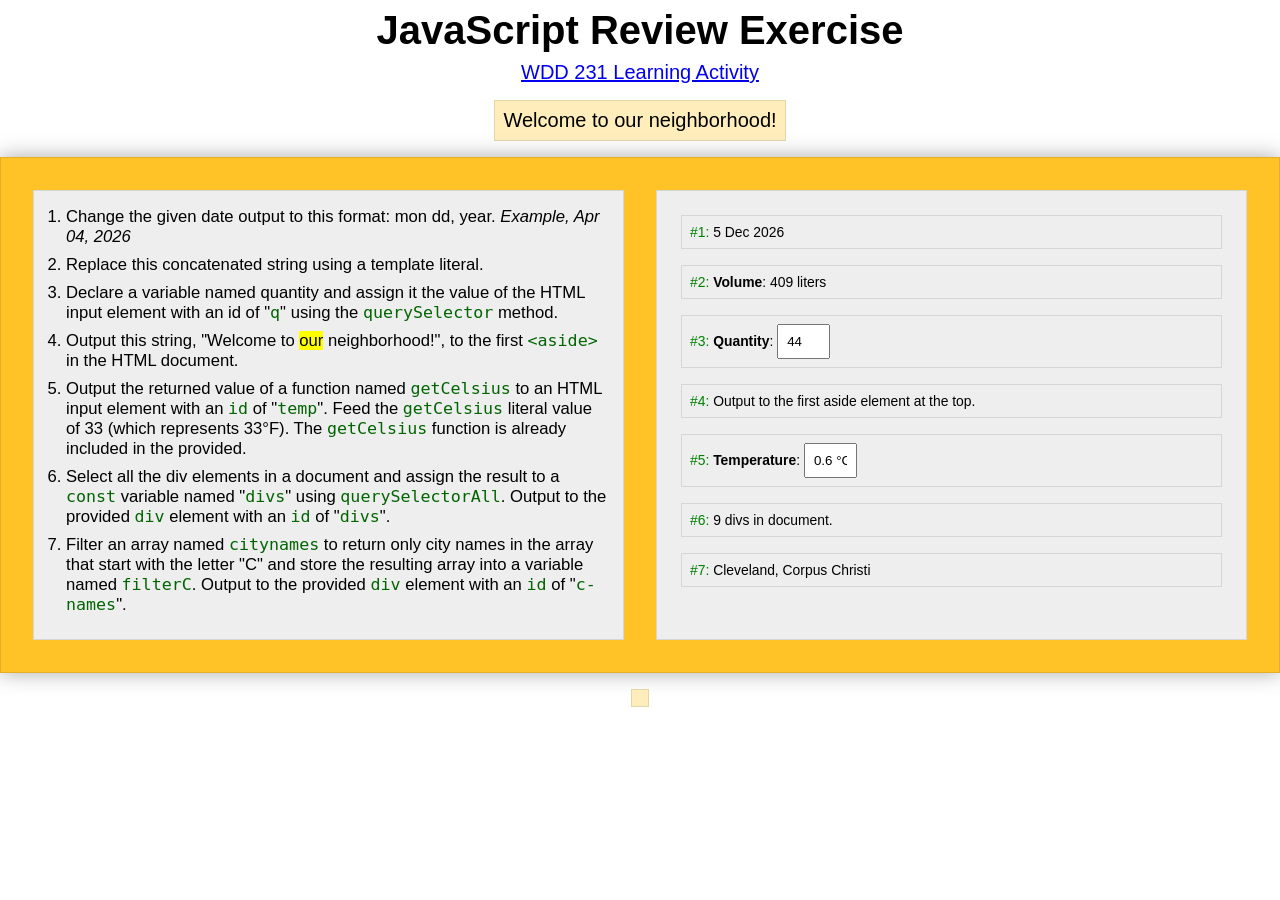
<file: week01/app.html>
<!DOCTYPE html>
<html lang="en">
<head>
    <meta charset="UTF-8">
    <meta name="viewport" content="width=device-width, initial-scale=1.0">
    <title>Document</title>
    <link rel="stylesheet" href="styles/app.css">
    <script src="scripts/app.js" defer></script>
</head>
<body>
    <h1>JavaScript Review Exercise</h1>
<p><a href="https://byui-cse.github.io/wdd231-ww-course/week01/prepare-applied-javascript.html" target="_blank">WDD 231 Learning Activity</a></p>
<aside></aside>
<main>
	<div id="questions">
		<ol>
			<li>Change the given date output to this format: mon dd, year.  
				<em>Example, Apr 04, 2026</em>
			</li>
			<li>Replace this concatenated string using a template literal.</li>
			<li>Declare a variable named quantity and assign it the value of the HTML input element with an id of "<code>q</code>" using the <code>querySelector</code> method.</li>
			<li>Output this string, "Welcome to <mark>our</mark> neighborhood!", to the first <code>&lt;aside&gt;</code> in the HTML document.</li>
			<li>Output the returned value of a function named <code>getCelsius</code> to an HTML input element with an <code>id</code> of "<code>temp</code>". Feed the <code>getCelsius</code> literal value of 33 (which represents 33°F). The <code>getCelsius</code> function is already included in the provided.</li>
			<li>Select all the div elements in a document and assign the result to a <code>const</code> variable named "<code>divs</code>" using <code>querySelectorAll</code>. Output to the provided <code>div</code>	 element with an <code>id</code> of "<code>divs</code>".</li>
			<li>Filter an array named <code>citynames</code> to return only city names in the array that start with the letter "C" and store the resulting array into a variable named <code>filterC</code>. Output to the provided <code>div</code> element with an <code>id</code> of "<code>c-names</code>".</li>
		</ol>

	</div>
	<div id="output">
		<div id="today1" class="step-reset step"></div>
		<div id="today2" class="step"></div>
		<div class="step">
			<label for="q"><strong>Quantity</strong>: </label>
			<input type="text" id="q" size="3" value="44">
		</div>
		<div class="step">Output to the first aside element at the top.</div>
		<div class="step">
			<label for="temp"><strong>Temperature</strong>: </label>
			<input type="text" size="3" id="temp" readonly>
		</div>
		<div id="divs" class="step"></div>
		<div id="c-names" class="step"></div>
	</div>
</main>
<aside></aside>
</body>
</html>
</file>
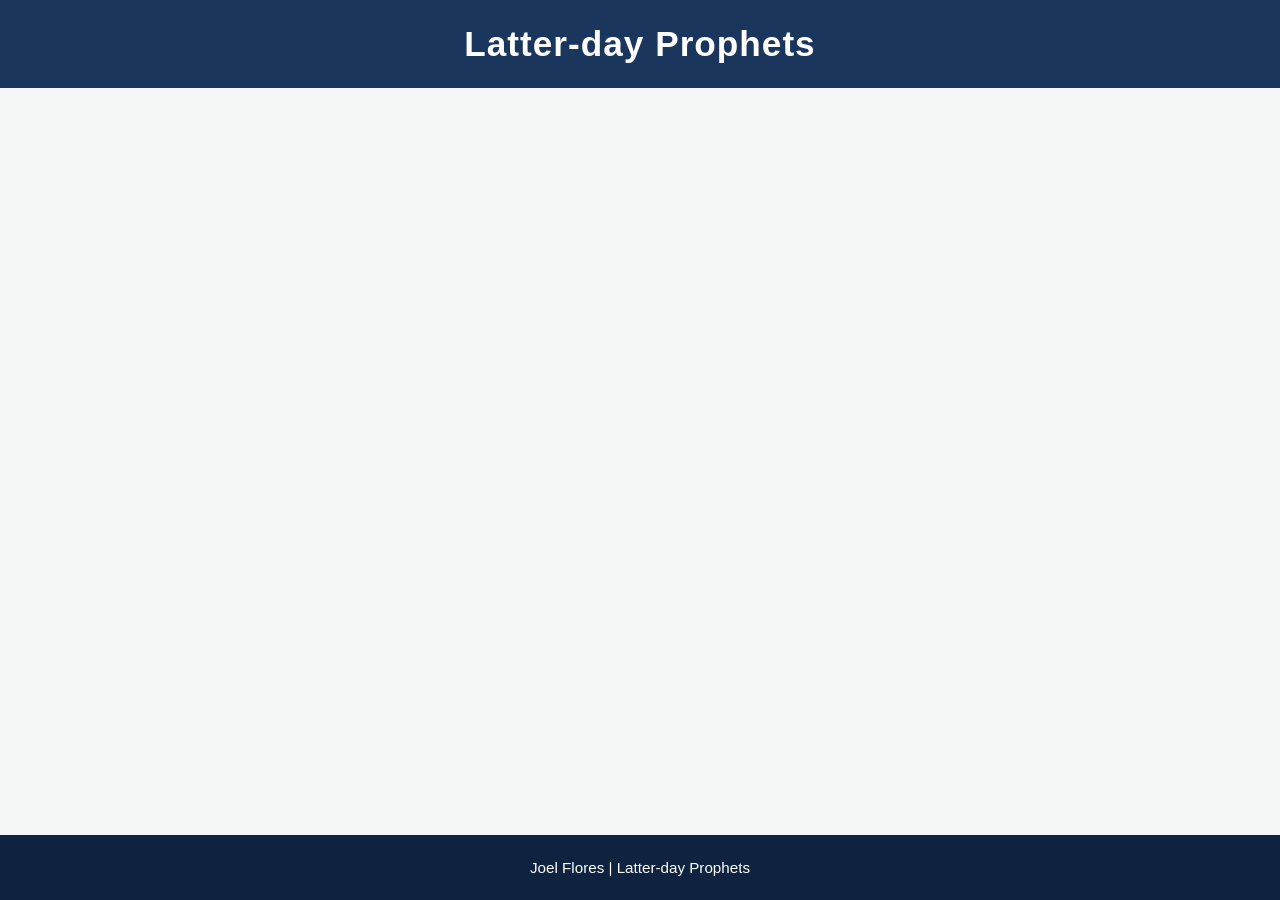
<file: week02/prophets.html>
<!DOCTYPE html>
<html lang="en">
<head>
    <meta charset="UTF-8">
    <meta name="viewport" content="width=device-width, initial-scale=1.0">
    <title>Joel - Prophets </title>
    <meta name="title" content="Joel Flores">
    <meta name="description" content="Practicing with Fecthing an APIs">
    <link rel="stylesheet" href="styles/prophets.css">
    <script src="scripts/prophets.js" defer ></script> 
</head>
<body>
    <header>
        <h1>Latter-day Prophets</h1>
        </header>
        <main>
        <div id="cards"></div>
        </main>
    <footer>
    Joel Flores | Latter-day Prophets
    </footer>
</body>
</html>
</file>
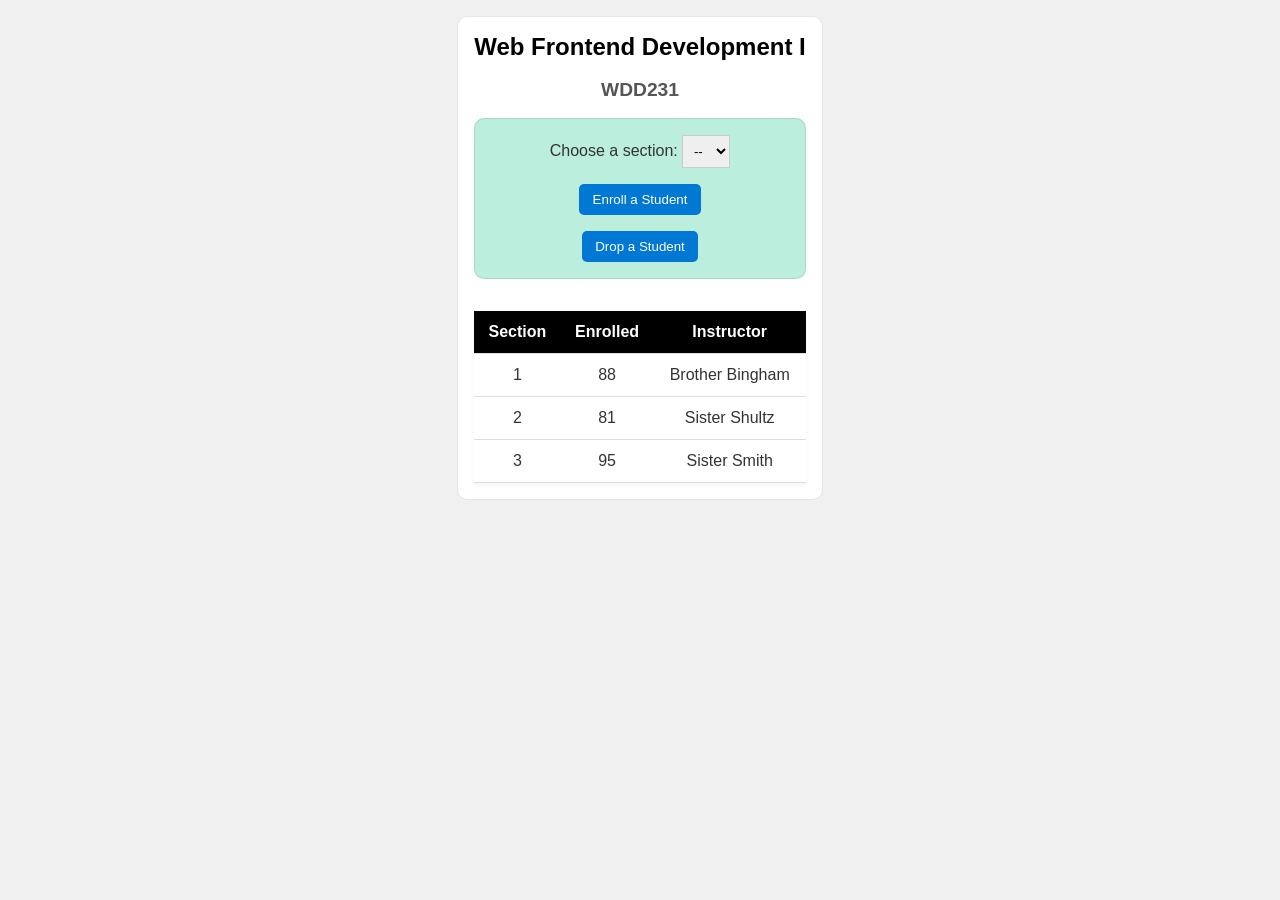
<file: week03/modules.html>
<!DOCTYPE html>
<html lang="en">

<head>
  <meta charset="UTF-8">
  <meta name="viewport" content="width=device-width, initial-scale=1.0">
  <title>Modules Example: Course and Sections</title>
  <link rel="stylesheet" href="styles/modules.css">
  <script type="module" src="scripts/modules.mjs"></script>
</head>

<body>
  <main>
    <h1 id="courseName"></h1>
    <h2 id="courseCode"></h2>

    <div id="enrollment">
      <label for="sectionNumber">Choose a section:</label>
      <select id="sectionNumber">
        <option value="0" disabled selected>--</option>
      </select>
      <button id="enrollStudent">Enroll a Student</button>
      <button id="dropStudent">Drop a Student</button>
    </div>

    <table>
      <thead>
        <tr>
          <th>Section</th>
          <th>Enrolled</th>
          <th>Instructor</th>
        </tr>
      </thead>
      <tbody id="sections"></tbody>
    </table>
  </main>
</body>

</html>
</file>
<file: styles/index.css>
:root {
    --primary-color: #2c1212;
    --primary-hover: #4a2525;
    --bg-color: #f4f5f7;
    --card-bg: #ffffff;
    --text-dark: #5b5151;
    --text-light: #666666;
    --success: #2e7d32;
    --pending: #c62828;
    --border-radius: 12px;
    --box-shadow: 0 8px 20px rgba(0, 0, 0, 0.06);
}

* {
    margin: 0;
    padding: 0;
    box-sizing: border-box;
    font-family: 'Roboto', sans-serif;
}

body {
    background-color: var(--bg-color);
    color: var(--text-dark);
    padding: 20px 10px;
}

h1, h2{
    color: var(--primary-color);
    margin-bottom: 15px;
}

header, main, footer {
    width: 100%;
    max-width: 950px;
    margin: 0 auto 25px auto;
    background-color: var(--card-bg);
    border-radius: var(--border-radius);
    box-shadow: var(--box-shadow);
    padding: 30px;
}

header {
    align-items: center;
    padding: 20px 30px;
}

#logo {
    display: flex;
    align-items: center;
    gap: 15px;
    font-size: 1.5rem;
    font-weight: bold;
    color: var(--primary-color);
}

#logo img {
    width: 40px;
    height: auto;
}

#menu-toggle{
    flex: none;
    margin-left: auto;
}

#menu-toggle::before{
    content: '✖';
}

#menu-toggle.open::before{
    content: '☰';
}

nav {
    margin-top: 25px;
    padding: 15px;
    background-color: var(--primary-color);
    border-radius: var(--border-radius);
    display:block;
}



.test li{
   display: flex ;
    flex-direction: row; 
    
}
.test li a {
    text-decoration: none;
    color: var(--card-bg);
    background-color: var(--primary-color);
    padding: 10px 18px;
    border-radius: 8px;
    font-weight: 500;
    transition: background-color 0.3s ease;
}

.test li a:hover {
    background-color: var(--primary-hover);
    
}

.test{

    display: flex;
    flex-direction: column;
    gap:15px;
}

.container {
    display: grid;
    grid-template-columns: 1fr;
    gap: 30px;
    margin-bottom: 40px;
}

.box {
    padding: 20px;
    background-color: var(--bg-color);
    border-radius: var(--border-radius);
}

.box p {
    color: var(--text-light);
    text-align: justify;
}

.box1 {
    display: flex;
    flex-direction: column;
    align-items: center;
    padding: 20px;
    background-color: var(--bg-color);
    border-radius: var(--border-radius);
}

.box1 img {
    width: 100%;
    max-width: 250px;
    height: auto;
    object-fit: cover;
    border-radius: var(--border-radius);
    box-shadow: 0 4px 10px rgba(0,0,0,0.1);
}

div[id="what's-up"] {
    margin: 20px 0;
}

.button-container {
    display: flex;
    flex-wrap: wrap;
    gap: 15px;
    justify-content: center;
}

button {
    flex: 1 1 100%;
    padding: 10px 20px;
    border-radius: 8px;
    border: none;
    background-color: var(--primary-color);
    color: white;
    font-size: 1rem;
    font-weight: 600;
    cursor: pointer;
}

button:hover {
    background-color: var(--primary-hover);
    transform: translateY(-2px);
}

.boxes {
    display: grid;
    grid-template-columns: repeat(auto-fit, minmax(250px, 1fr));
    gap: 15px;
    margin-bottom: 20px;
}

.boxes div {
    padding: 10px;
    border-radius: var(--border-radius);
    font-weight: bold;
    font-size: 0.8rem;
    color: white;
    box-shadow: 0 4px 10px rgba(0,0,0,0.1);
    transition: transform 0.2s ease;
}

.boxes div:hover {
    transform: translateY(-3px);
}

.right {
    background-color: var(--success);
}

.wrong {
    background-color: var(--success);
}

#total-credits {
    font-weight: bold;
    color: var(--primary-color);
    font-size: 1.2rem;
}

footer {
    text-align: center;
    padding: 30px;
}

.social-icons {
    display: flex;
    justify-content: center;
    gap: 20px;
    margin-bottom: 20px;
}

.social-icons img {
    width: 35px;
    height: 35px;
}

.social-icons img:hover {
    transform: scale(1.2);
}

.footer-text {
    color: var(--text-light);
    font-size: 0.95rem;
}

h2{
  text-align: center;
}

.test li a.active {
    background-color: var(--text-dark); 
    color: var(--card-bg);
}

dialog {
  border: 1px solid rgb(0 0 0 / 10%);
  border-radius: .35rem;
  padding: 1rem;
  background-color: #fff;
  box-shadow: 0 0 3rem #777;
  width: 90%;
  max-width: 600px;
  margin: auto;
}

::backdrop {
  background-color: rgb(0 0 0 / 50%);
}



@media(max-width:600px){
    .navigation{
    display:none
}
}
</file>
<file: styles/index-large.css>
@media (min-width: 600px) {
    header {
        flex-direction: row;
        justify-content: space-between;
        gap: 0;
    }
    
    .container {
        grid-template-columns: 2fr 1fr;
    }
    
    .button-container {
        flex-wrap: nowrap;
    }
    
    button {
        flex: none; 
    }

    button[id="menu-toggle"] {
        display: none; 
    }
    .test{
        display:flex;
        flex-direction: row;
        gap:15px;
    }

    nav{
        display: block;
    }
}
</file>
<file: finalproject/styles/foot_head.css>
*{
   margin: 0;
   font-family: "Open Sans", sans-serif;
   padding: 0;
   
}
.logo-container img{
  fill: transparent;
  stroke: #00ffcc;
  stroke-width: 5;
  filter: drop-shadow(0px 0px 8px rgb(255, 27, 27));
  transition: all 0.3s ease-in-out;
  cursor: pointer;
}
header *{
    color: var(--secondary-color);

}

footer *{
    color: var(--secondary-color);
}

#redder {
   
    color: #ff0000;
    background-color: #000000;
    padding: 3px 6px;
    border-radius: 4px;

}
:root {
    --primary-color: #4e1a8e;
    --secondary-color: #F9F6F0;
    --accent-color: #bcbecf5d;
}

main{
    background-color:  #36096e5e;
    margin: 0 auto;
    border-radius: 10px;
    padding-bottom: 10px;
}


header,footer{
    background-color: var(--primary-color);

}
.onemore{
    display: flex;
    flex-direction: column;
}

footer{
    margin-top: 10px;
    padding-top: 30px;
    padding-left: 25px;
    padding-right: 25px;
    padding-bottom: 10px;
}

.header{
    padding: 20px;
    padding-right: 30px;
   
    display:flex;
    justify-content: space-between;
    
}

#h1{
    font-size: 35px;
}

li a{
    text-decoration: none;
     border-radius: 10px;
     padding: 5px 10px;
     color:var(--secondary-color);
     text-align: center;
}

li{
    list-style: none;
    padding: 5px 0px;
    

}

.nav-links li{
    text-align: center;
}

.nav-links a:hover{
    background-color: var(--accent-color);
    color: var(--secondary-color);
    transition: 0.35s;
}

.active {
    background-color: rgb(140, 23, 8);
    color: var(--secondary-color);
    transition: 0.35s;
}
.logo-container{
    display: flex;
    gap: 20px;
    align-items: center;
    justify-content: center;
    text-align: center;
}
@media(max-width:660px){

nav{
 display:none;
 
}

#menu-toggle{
    font-size: 30px;
    background: none;
  border: none;
  width: 50px;
  height: 50px;
}

.nav-links{
    display:flex;
    flex-direction: column;
    align-items: center;
   
}

.three{
    display: flex;
    flex-direction: column;
    gap: 30px;
    padding: 40px;
    
}

.foot1{
    display:flex;
    flex-direction: column;
    gap: 10px;
}

#icon{
    margin:0 auto;
}

a, button {
    -webkit-tap-highlight-color: transparent;
}

.social-icons{
    display: flex;
    gap: 30px;
    align-items: center;
}

.foot2{
    display:flex;
    flex-direction: column;
    gap: 10px;
}

#hola{
    font-size: 20px;
}

.social-icons a img{
    background-color: var(--secondary-color);
    border-radius: 40%;
    padding: 10px;
}



#redder{
    color:red;
}


    .nav-links li{
        border:1px solid var(--secondary-color);
        width: 100%;
        
        text-align: center;
       
       
    }

    .nav-links a {
    display: block;     
    width: 96.5%;        
    height: 100%;   
    text-align: center;   
}

    
   
    #hi{
        border-bottom: 1.7px solid var(--secondary-color);
    }

    #home{
        border-top: 1.7px solid var(--secondary-color);
    }
    .show{
        display: block;
    }

   #menu-toggle::before{
    content: '☰';
}

#menu-toggle.open::before{
    content: '✖';
}
}

@media (min-width: 661px) {
  header {
    display: flex;
    justify-content: space-between;
    align-items: center;
    padding-right: 15px;
    
  }
  nav {
    display: block;
  }

  .nav-links a:hover{
    background-color: rgb(140, 23, 8);
    color: var(--secondary-color);
    transition: 0.35s;
}
#menu-toggle{
    cursor: pointer;

}
  
  .nav-links li{
    transition: transform 0.3s ease; 
}

.nav-links li:hover{
  transform: translateY(-1.5px);
}

  #menu-toggle {
    display: none;
  }

   .nav-links{
        display: flex;
        flex-direction: row;
        gap: 10px;
        align-items: center;
        justify-content: center;
    }

    .three{
        display: flex;
        flex-direction: row;
        justify-content: space-between;
        gap: 10px;
        padding: 15px;
    }

    .active{
    border-radius: 10px;
    }
    .social-icons{
       
        display: grid;
        grid-template-columns: 1fr 1fr 1fr;
        gap: 35px;
    }
}
</file>
<file: finalproject/styles/indexf.css>
/*index style1*/
main *{
    color: #F9F6F0;;
}
h4,#h333{
    margin-top: 20px;
    text-align: center;
    font-size: 30px;
    font-weight: 700;
    color: #36096e;
}

h3 {
    margin-top: 10px;
    text-align: center;
    font-size: 25px;
    font-weight: 700;
}

#h42{
    color: #ffffff;
}

#redder1{
    color: #ff9999;
}
.hero-image {
    display: block;
    margin: 0 auto;
    border-radius: 10px;
    width:100%;
}

#angry{
    width:300px;
    height: auto;
}

.relative{
    position: relative;
    align-items: center;
   padding-top: 30px;
   margin-top: 10px;
}
.relative p{
    position: absolute;
    background-color: #0d033ce2;
    padding: 10px;
    border-radius: 10px;
    color: rgb(4, 209, 255);
    top: 120px;
    left: 50%;
    transform: translate(-50%);
    text-align: center;
    width: 300px;
    font-weight: 600;
    font-size: 25px;
}

.relative h1{
    position: absolute;
    top: 40px;
     left: 50%;
    transform: translate(-50%);
    text-align: center;
    width: 100%;
    font-size: 30px;
    background-color: rgba(0, 0, 0, 0.868);
    padding-top: 5px;
    padding-bottom: 5px;
    height: auto;
}
#shoper{
    position: absolute;
    top: 80%;
    left: 90%;
    transform: translate(-90%);
    text-decoration: none;
    background-color: #c4c4f0;
    padding: 12px;
    border-radius: 8px;
    color: #1a0542;
    font-weight: 600;
    font-size: 20px;
    width: 80px;
    text-align: center;
}

@media(max-width: 610px){
    .relative h1{
        width: 280px;
        font-size: 20px;
    }
    .relative p{
        top:100px;
        font-size: 15px;
        width: 200px;
        background-color: #0d033cbd;
    }

    #angry{
        width: 290px;
    }
    #shoper{
    top: 270px;
    left: 50%;
    transform: translate(-50%);
    
    }
    
    .hero-image {
        width: 280px; 
        height: auto;
    }
}

.grid1{
    display: flex;
    flex-direction: column;
    align-items: center;
    gap:15px;
    margin-top: 20px;
}

.grid1 img{
    grid-area: img;
    border-radius: 10px;
}
#quote{
    grid-area: q;
    border-radius: 10px;
      background-color: #36096e;
}

.miracle{
    width: 70%;
   background-color: #2b2b5e;
    padding: 5px;
    border-radius: 10px;
    padding-left: 20px;
    padding-right: 20px;
    padding-bottom: 20px;
    text-align: center;
      grid-area: par;
    display: flex;
    flex-direction: column;
    align-items: center;
    gap:10px;
}

#max{
    max-width: 840px;
    margin: 0 auto;
   padding: 20px;
   margin-top: 10px;
}

.quoter{
    border-radius: 10px;
    display: flex;
    flex-direction: column;
    align-items: center;
    width: 70%;
    padding: 10px;
}

.quoter p{
    text-align: center;
    margin-top: 5px;
    margin-bottom: 5px;
}

.feature-box h3 {
    margin-bottom: 10px;
    font-size: 1.2rem;
    text-align: center;
}

.feature-box p {
    color: #ffffff;
    font-size: 0.95rem;
    line-height: 1.5;
    text-align: center;
}
.feature-box {
    background-color: #2c5397; 
    padding: 20px 10px;
    border-radius: 12px;
    border: 1px solid #cce0ff;
    width: 90%;
    height: auto;
}

.boxes{
    display: flex;
    flex-direction: column;
    align-items: center;
    gap: 10px;
    margin: 20px;
    padding-bottom: 40px;
}

.grid2{
    margin-bottom: 20px;
}
/*index style2*/
</file>
<file: finalproject/styles/index-largef.css>
@media (min-width: 661px) {
/*index style1*/
    

    #shoper{
        padding: 12px;
        font-size: 20px;
    }
    
    .boxes{
    display: grid;
    grid-template-columns: 1fr 1fr 1fr;
    align-items: stretch;
    gap: 10px;
    
}


    .grid1{
    display: grid;
    grid-template-columns: 1fr 1fr 1fr 1fr;
    grid-template-rows: 1fr 1fr;
    place-items: center;
    grid-template-areas: 
    "img  img par par"
    "q q q q"
    ;
    gap:5px;
  
   
   
    

}

#shoper{
    transition: background-color 0.5s ease;
   
}
#shoper:hover{
     color: #7a7aeae7;
     background-color:#2f0876;
     
     
}

img[alt="change in tech"] 
  {
    transition: transform 0.3s ease; 
} 

img[alt="change in tech"]:hover{
    transform: translateY(-10px);
}

#miracle1{
    transition: transform 0.3s ease; 
}

#miracle1:hover{
    transform: translateY(-10px);
}

#quote{

    transition: transform 0.3s ease; 
}


#quote:hover {
    transform: translateY(-10px);
}

.feature-box {
    transition: transform 0.3s ease; 
}

.feature-box:hover{
    transform: translateY(-10px);
}
/*index style2*/
}
</file>
<file: styles/site-plan.css>
*{
    font-family: "Open Sans", sans-serif;
  font-optical-sizing: auto;
}

img{
    margin: 0px;
}

:root {
  --color-dark-red: rgb(255, 0, 0); 
  --color-green: #2E7D32;   
  --color-cream: #d1c3a5cd;   
  --color-dark-gray: #333333;
}


body {
  background-color: var(--color-cream);
  color: var(--color-dark-gray);
}

h1, h2, h3 {
  color: var(--color-dark-red);
}

a {
  color: var(--color-green);
}
</file>
<file: chamber/styles/discover.css>
.adgrid{
    display: grid;
    grid-template-columns: 1fr;
    gap:10px
}

#time{
    text-align: center;
}

.member {
    background-color: #ffffff;
    border-radius: 8px;
    padding: 20px;
    text-align: center;
    box-shadow: 0 2px 8px rgba(0,0,0,0.08);
    border: 1px solid #eaeaea;
    margin: 8px;
    display: grid;
    grid-template-areas: 
    "title"
    "image"
    "description"
    "address"
    "button";
    align-items: center;
    justify-items: center;
    gap:10px;
}

.member h2{
    grid-area: title;
}

.member img{
    grid-area: image;
    transition: transform 0.2s, box-shadow 0.2s;
    border-radius: 10px;
}

.member p{
    grid-area: description;
}


.member h3{
    grid-area: address;
    font-size: 0.83em; 
    font-weight: bold;
    margin: 0;
}

button {
    padding: 12px 24px;
    min-height: 48px;
    border: none;
    background-color: #0d088f;
    color: #f2f4f6;
    border-radius: 15px;
    cursor: pointer;
    font-weight: bold;
    transition: all 0.2s ease;
    width:80%;
    grid-area: button;
}

.button.active-view {
    background-color: #003366;
    color: #ffffff;
    box-shadow: 0 2px 4px rgba(0,51,102,0.3);
}

dialog{
    margin: auto;
    width: 400px;
    height: 250px;
    padding: 20px ;
    border-radius: 10px;
}

dialog button{
    width:70px;
    padding:0 ;
    align-self: flex-end;
}

dialog:modal {
    display: flex;
    flex-direction: column;
    gap: 10px;
    align-items: center;
}


a:focus-visible, button:focus-visible {
    outline: 3px solid #003366;
    outline-offset: 3px;
    border-radius: 4px;
}

@media(max-width:410px){
    .member img{
        width: 100%;   
    }
}
</file>
<file: chamber/styles/discover-medium.css>
@media(min-width: 640px) and (max-width: 1024px){
    
.member{
   grid-template-areas: 
   "title title"
   "image description"
   "image address"
   "button button";
   

}

.member img:hover{
    transform: translateY(-3px);
    box-shadow: 0 8px 15px rgba(0,0,0,0.1);

}


}
</file>
<file: chamber/styles/discover-large.css>
@media(min-width:1024px){
    
.adgrid{
    
   grid-template-columns: 1fr 1fr;

}

.member img:hover{
    transform: translateY(-3px);
    box-shadow: 0 8px 15px rgba(0,0,0,0.1);

}

}
</file>
<file: chamber/styles/directory.css>
* {
    margin: 0;
    padding: 0;
    box-sizing: border-box;
    font-family: 'Roboto', sans-serif;
}

body {
    background-color: #f4f7f6;
    color: #222222;
}

header, main, footer {
    max-width: 840px;
    margin: 15px auto;
    border-radius: 8px;
}

main {
    background-color: #c3e2e3;
    padding: 20px;
    min-height: 60vh;
}

.lister .imagen {
    display: none; 
}

header {
    background-color: #ffffff; 
    padding: 15px 20px;
    box-shadow: 0 4px 6px -1px rgba(0,0,0,0.1);
    border-top: 5px solid #003366;
}

.joel {
    display: flex;
    justify-content: space-between;
    align-items: center;
}

.flexer {
    display: flex;
    align-items: center;
    gap: 12px;
    font-weight: 700;
    font-size: 1.2rem;
    color: #003366;
}

.flexer1 {
    display: flex;
    gap: 15px;
    align-items: center;
}

#menu-toggle {
    background: none;
    border: none;
    font-size: 1.8rem;
    color: #003366;
    cursor: pointer;
    display: none;
    min-height: 48px;
    min-width: 48px;
}

#menu-toggle::before { content: '✖'; }
#menu-toggle[aria-expanded="false"]::before { content: '☰'; }

nav { 
    margin: 15px auto 0; 
}

.flexer2 {
    display: flex;
    flex-direction: column;
    justify-content: center;
    gap: 8px;
    list-style: none;
}

.flexer2 li {
    text-align: center;
}

.flexer2 a {
    display: block;
    padding: 16px 15px;
    color: #333333;
    font-weight: 700;
    text-decoration: none;
    border-radius: 6px;
    transition: background-color 0.2s ease, color 0.2s ease;
}

.flexer2 a:hover, 
.flexer2 a:active, 
.active-link {
    background-color: #e6f0fa;
    color: #004499;
}

main h1 {
    text-align: center;
    margin-bottom: 25px;
    color: #003366;
}

.boton {
    display: flex;
    justify-content: center;
    gap: 15px;
    margin-bottom: 25px;
}

.boton button {
    padding: 12px 24px;
    min-height: 48px;
    border: none;
    background-color: #d8e0e8;
    color: #2a3545;
    border-radius: 6px;
    cursor: pointer;
    font-weight: bold;
    transition: all 0.2s ease;
}

.boton button:hover, .boton button:active { 
    background-color: #c2ccd6; 
}

.boton button.active-view {
    background-color: #003366;
    color: #ffffff;
    box-shadow: 0 2px 4px rgba(0,51,102,0.3);
}

.grider {
    display: grid;
    grid-template-columns: 1fr;
    gap: 20px;
}

.lister {
    display: flex;
    flex-direction: column;
    gap: 15px;
}

.member-card {
    background-color: #ffffff;
    border-radius: 8px;
    padding: 20px;
    text-align: center;
    box-shadow: 0 2px 8px rgba(0,0,0,0.08);
    border: 1px solid #eaeaea;
    transition: transform 0.2s, box-shadow 0.2s;
}

.member-card:hover {
    transform: translateY(-3px);
    box-shadow: 0 8px 15px rgba(0,0,0,0.1);
}

.imagen {
    width: 90px;
    height: 90px;
    object-fit: contain;
    margin-bottom: 15px;
}

.looking h2 { 
    font-size: 1.3rem; 
    margin-bottom: 5px; 
    color: #003366;
}

.looking h3 { 
    font-size: 0.95rem; 
    color: #444444; 
    margin-bottom: 15px; 
    font-weight: 500;
}

.looking2 {
    display: flex;
    flex-direction: column;
    align-items: center;
    gap: 10px;
}

.contact-info {
    font-size: 0.9rem;
    line-height: 1.5;
    list-style: none;
}

.contact-info li {
    padding: 8px 0;
}

.contact-info a {
    color: #004499;
    text-decoration: none;
    padding: 10px 0;
    display: inline-block;
}

.contact-info a:hover, .contact-info a:active { 
    text-decoration: underline;
}

footer {
    background-color: #003366;
    color: #ffffff;
    padding: 30px 20px;
    margin-top: 40px;
}

footer ul li {
    padding: 8px 0;
}

footer a {
    color: #b3d9ff;
    text-decoration: none;
    padding: 10px 0;
    display: inline-block;
}

footer a:hover {
    color: #ffffff;
    text-decoration: underline;
}

.socials {
    display: flex;
    gap: 10px;
    margin: 15px 0;
}

.socials a {
    display: inline-flex;
    align-items: center;
    justify-content: center;
    min-width: 48px;
    min-height: 48px;
}

.socials img {
    filter: brightness(0) invert(1);
    transition: opacity 0.2s;
}

.socials img:hover {
    opacity: 0.7;
}

ul {
    list-style: none;
}

@media(max-width: 640px) {
    #menu-toggle { display: block; }
    .display { display: none; }
    
    .three {
        display: flex;
        flex-direction: column;
        gap: 15px;
        
    }
    
    .socials { justify-content: center; }
}
</file>
<file: chamber/styles/directory-large.css>
@media (min-width: 640px) {
    header {
        display: flex;
        align-items: center;
        padding: 15px 30px;
    }

    .joel {
        display: contents;
    }
    
    .flexer {
        order: 1;
        margin-right: auto;
    }

    nav {
        order: 2;
        margin: 0;
    }

    .flexer2 {
        display: flex;
        flex-direction: row;
        gap: 10px;
        align-items: center;
    }

    .flexer1 {
        display: flex;
        order: 3;
        margin-left: 30px;
    }

    #menu-toggle { display: none; }

    .grider {
        display: grid;
        grid-template-columns: repeat(auto-fit, minmax(250px, 1fr));
        gap: 20px;
    }

    .lister .member-card {
        display: flex;
        flex-direction: row;
        align-items: center;
        justify-content: space-between;
        text-align: left;
        padding: 15px 30px;
    }
    
    .lister .looking {
        flex: 1;
        margin-bottom: 0;
    }
    
    .lister .looking2 {
        flex: 1.5;
        flex-direction: row;
        justify-content: flex-end;
        align-items: center;
        gap: 40px;
    }
    
    .lister .imagen {
        margin-bottom: 0;
        margin-right: auto;
    }
    
    .lister .contact-info {
        text-align: left;
        min-width: 220px;
    }
    
    .contact-info li, 
    footer ul li {
        padding: 4px 0;
    }

    .contact-info a,
    footer a {
        padding: 0;
        display: inline;
    }

    .three {
        display: flex;
        justify-content: space-between;
        align-items: flex-start;
        text-align: left;
    }
    
    .socials {
        margin: 0;
    }
}
</file>
<file: chamber/styles/join.css>
h1{
    text-align: left !important;
}

.column{
    display: flex;
    flex-direction: column;
    gap: 10px;
}

.label{
display: flex;
flex-direction: column;
gap:5px;
}

fieldset{
    margin-top:10px;
    margin-bottom: 20px !important;
    width: 280px;
    margin: 0 auto;
    border-radius: 10px;
    border:1px solid black;
}


.loadmore{
    display: flex;
    flex-direction: column;
    gap: 30px;
}

#names {
  margin: 0 auto;   
  padding: 20px;
  margin-top: 40px;   
   
}

.go{
    display: flex;
    flex-direction: column;
    justify-content: center;
    align-items: center;
    border-radius: 10px;
    background-color: #ffffff;
    padding: 20px;
    box-shadow: 0 2px 8px rgba(0,0,0,0.08);
    border: 1px solid #eaeaea;
    transition: transform 0.2s, box-shadow 0.2s;
    opacity: 0; 
    animation: fadeSlideUp 1.8s ease-out forwards; 
}

.go p{
    font-size: 1.3rem; 
    margin-bottom: 5px; 
    color: #003366;
}

select{
    padding: 7px;
    border-radius: 8px;
}

section{
    width: 300px;
}
h2,h1{
    text-align: center !important;

}

#error{
    color:rgb(249, 1, 1);
}

h2{
    font-size: 1.3rem; 
    margin-bottom: 5px; 
    color: #003366;
}
#former:hover {
  background-color: #551297; 
  transform: translateY(-2px); 
  box-shadow: 0 6px 12px rgba(0, 0, 0, 0.15);
}


#former:active {
  transform: translateY(0) scale(0.98); 
  box-shadow: 0 2px 4px rgba(0, 0, 0, 0.1);
}


#former{
    width: 55%;
    background-color: #591a8f; 
  color: #ffffff;
  font-family: system-ui;
  font-size: 1rem;
  font-weight: 600;
  border: none;
  border-radius: 8px;
  padding: 12px 24px;
  cursor: pointer;
  box-shadow: 0 4px 6px rgba(0, 0, 0, 0.1); 
  transition: all 0.2s ease;
  display: block;
margin-top:40px;
margin: 0 auto;
align-items: center;
}

input,textarea{
    border-radius: 5px;
    padding: 6px;

}

.legend{
    font-size: 1.3rem; 
    color: #003366;
}

.busty{
     width: 60%;
    background-color: #003366;
  color: #ffffff;
  font-family: system-ui;
  font-size: 0.9rem;
  font-weight: 600;
  border: none;
  border-radius: 8px;
  padding: 8px 20px;
  cursor: pointer;
  box-shadow: 0 4px 6px rgba(0, 0, 0, 0.1); 
  transition: all 0.2s ease;
}

dialog{
    margin: auto;
    padding: 10px;
    border-radius: 8px;
    padding-bottom:30px;
}



dialog:modal {
    display: flex;
    flex-direction: column;
    gap: 10px;
}

dialog button{
    width: 10%;
    align-self: flex-end;
}



::backdrop {
  background-color: rgb(0 0 0 / 50%);
}

@keyframes fadeSlideUp {
    0% {
        opacity: 0;
        transform: translateY(30px); /* Starts slightly lower */
    }
    100% {
        opacity: 1;
        transform: translateY(0); 
    }
}




.go:nth-child(1) {
    animation-delay: 0.2s;
}
.go:nth-child(2) {
    animation-delay: 0.4s;
}
.go:nth-child(3) {
    animation-delay: 0.6s;
}
.go:nth-child(4) {
    animation-delay: 0.8s;
}
</file>
<file: chamber/styles/join-large.css>
@media(min-width:620px){
    .media{
        display: grid;
        grid-template-columns: 1fr 1fr;
        gap:5px
    }

    #former{
    width: 60%;
}
}
</file>
<file: chamber/styles/index-large.css>
@media(min-width:670px){
    .weather{
        display: flex;
        flex-direction: column;
        gap:10px;
        align-items: center;
        

    }

    .h3{
        grid-column: 1/3;
    }
    .doing{
        display: grid;
        grid-template-columns: 1fr 1fr 1fr 1fr 1fr;
        gap:20px;
    }

    .event{
        display: grid;
        grid-template-columns: 1fr 1fr;
        margin-top: 0px;
        gap:10px;
    }

    .h4{
        grid-column: 3/8;
        

    }

    .spotlight{
        display:grid;
        grid-template-columns: 1fr 1fr 1fr;
        gap:15px;
        margin-top: 30px;
    }

   .member-card{
    padding: 10px !important ;
} 
}
</file>
<file: chamber/styles/thankyou.css>
#thank{
    margin-top: 80px !important;
    display: flex;
    flex-direction: column;
    width: auto;
    margin: 0 auto;
    gap: 10px;
    border: 1px solid black;
    padding: 10px;
    border-radius: 10px;
    margin-bottom: 80px;
}

main h2{
    color: rgb(7, 7, 0);
}

#h22{
    font-size: 1.5rem;
    color: rgb(4, 94, 133);    

}
</file>
<file: chamber/styles/index.css>
.relative{
    width: 100%;
    position:relative;
    border-radius: 7px;
}

.relative img{
    width: 100%;
    border-radius: 10px;
    height: auto;
    
}


.flexH h1,h2 {
   
    
    text-align: center;
    margin: 0;
   font-size: 35px;
   
  
}

h4{
    font-size: 1.5rem;
}
.flexH h1{
  
  color: rgb(21, 225, 232);
}

.flexH h2{
    color: white;
}

#hola{
 position: absolute; 
  top: 30px; 
  right: 20%; 
  left: 20%;
  z-index: 10;
   
}

.button{
    position:absolute;
    text-decoration: none;
    border: 1px solid black;
    text-align: center; 
    bottom: 30px;
    right: 15%;
    left: 65%;
    display: inline-block;
    padding: 12px 28px;
    font-size: 14px;
    font-weight: 600;
    color: #ffffff;
    background-color: #0f47c2; 
    border-radius: 8px;
    box-shadow: 0 4px 6px -1px rgba(37, 99, 235, 0.2);
    transition: all 0.2s ease-in-out;
    width: auto;
    padding-left: 4px;
    padding-right: 4px;
}



.button:hover {
  background-color: #1d4ed8;
  transform: translateY(-2px);
  box-shadow: 0 8px 12px -1px rgba(37, 99, 235, 0.3), 0 4px 6px -2px rgba(37, 99, 235, 0.15);
}

.button:active {
  transform: translateY(0);
  box-shadow: none;
}
.weather-card{
    display: flex;
    flex-direction: column;
    background-color: rgb(159, 180, 239);
    margin-top: 10px;
    border-radius: 10px;
    padding: 12px;
    padding-right: 40px;
    padding-left: 40px;
    align-items: center;
    width: 100%;
    border: 1px solid #eaeaea;
    transition: transform 0.2s, box-shadow 0.2s;
}

.weather-card:hover {
    transform: translateY(-3px);
    box-shadow: 0 8px 15px rgba(0,0,0,0.1);
}

.doing{
    display: flex;
    flex-direction: column;
    align-items: center;
}

.event{
    display: flex;
    flex-direction:column ;
}


.carder{
    background-color: #ffffff;
    border-radius: 8px;
    padding: 20px;
    text-align: center;
    box-shadow: 0 2px 8px rgba(0,0,0,0.08);
    border: 1px solid #eaeaea;
    transition: transform 0.2s, box-shadow 0.2s;
    margin-top: 10px;
}

.carder:hover {
    transform: translateY(-3px);
    box-shadow: 0 8px 15px rgba(0,0,0,0.1);
}
    

.center{
    display: block;
    text-align: center;
    font-size: 1.3rem; 
    color: #003366;
}

.h3 h3{
    text-align: center;
    margin-top: 20px;
    font-size: 1.5rem;
}

.h4 h4{
    text-align: center;
    margin-top: 20px;
    font-size: 2rem;
}
.spotlight{
    display: flex;
    flex-direction: column;
    gap:20px;
    margin-top: 15px;
}

.weather{
    display: grid;
    grid-template-columns: 1fr 1fr 1fr;
    gap: 15px;
    
}




h5{
    text-align: center;
    margin-top: 30px;
    font-size: 2rem;
}
@media (max-width:509px) {
    #hola{
 
  top: 20px; 
  
}
.flexH h1{
  
  color: rgb(3, 10, 15);
}



.flexH h2{
    color: #1F2937;
}

.button{
    left: 60%;
}

.relative img{
    width: 100%;
    border-radius: 10px;
    height: 500px;
    object-fit: cover;
    
}
}
@media(max-width:770px){
    .spotlight{
    display: flex !important;
    flex-direction: column !important;
    gap:20px !important;
    margin-top: 15px !important;
    padding-right:40px;
    padding-left:40px;
}

.member-card{
    padding: 30px !important ;
} 

}

@media(max-width:600px){
    .weather{
    display: flex;
    flex-direction: column;
    align-items: center;
    gap: 15px;
    }
    .weather-card{
        padding-right:60px;
        padding-left:60px;
    }
}
</file>
<file: finalproject/styles/contact.css>
.nada {
    display: grid;
    grid-template-columns: 1fr;
    gap: 20px;
}

option {
    color: #0f172a;
}

.wither {
    max-width: 840px;
    margin: 0 auto;
    padding-top: 50px;
    margin-top: 10px;
}

.showing {
    margin: 15px;
}

.showing h2 {
    margin: 10px;
}

.fixer {
    display: flex;
    justify-content: space-between;
    margin-right: 40px;
    margin-left: 40px;
    color: #0f172a;
}

h1 {
    text-align: center;
    color: #0f172a;
}

.media2 {
    display: grid;
    grid-template-columns: 1fr;
    gap: 30px;
}

.product-card {
    background-color: rgb(69, 14, 106);
    padding: 15px;
    border-radius: 10px;
}

.product-content strong {
    color: #ffffff;
}

.product-content {
    display: flex;
    flex-direction: column;
    align-items: end;
}

.product-category {
    color: #ffffff;
}

.product-title {
    color: #ffffff;
}

.product-price {
    color: #ffffff;
}

.epic {
    display: flex;
    flex-direction: column;
    gap: 20px;
}

form {
    padding: 20px;
}

fieldset {
    margin-top: 20px;
    margin-bottom: 20px;
    margin: auto;
    border-radius: 10px;
    border: 1px solid #0f172a;
    padding: 10px;
    color: #0f172a;
}

h2, h1, #balance {
    color: #0f172a;
}

legend {
    color: #0f172a;
}

.column {
    display: flex;
    flex-direction: column;
    gap: 10px;
}

label {
    color: #0f172a;
}

.label {
    display: flex;
    flex-direction: column;
    gap: 5px;
    width: 265px;
    margin: 0px;
}

input {
    border-radius: 5px;
    border: 1px solid #94a3b8;
    padding: 5px 2px;
    color: #0f172a;
    
}

button {
    color: #eff0f3;
    background-color: #ffffff00;
    border: 1px solid #94a3b8;
    border-radius: 5px;
    padding: 5px 10px;
}

#former {
    width: 55%;
    background-color: #591a8f; 
    color: #ffffff;
    font-family: system-ui;
    font-size: 1rem;
    font-weight: 600;
    border: none;
    border-radius: 8px;
    padding: 12px 24px;
    cursor: pointer;
    box-shadow: 0 4px 6px rgba(0, 0, 0, 0.1); 
    transition: all 0.2s ease;
    display: block;
    margin: 0 auto;
    align-items: center;
    margin-top: 20px;
}

#newer p{
    color: #0f172a;
}

select {
    border-radius: 5px;
    padding: 4px;
    border: 1px solid #94a3b8;
    color: #0f172a;
}

textarea {
    border-radius: 5px;
    border: 1px solid #94a3b8;
    color: #0f172a;
}
</file>
<file: finalproject/styles/contact-large.css>
@media(min-width:640px){
   
   .media2{
    grid-template-columns: 1fr 1fr;

   }

}
</file>
<file: finalproject/styles/products.css>
.flexbtn {
    display: flex;
    flex-direction: column;
    align-content: center;
    align-items: center;
    gap: 15px;
    margin: 10px;
}

.widthe {
    max-width: 840px;
    margin: 0 auto;
}

.widthe p {
    font-size: 25px;
    color: #0f172a;
    text-align: center;
    font-weight: 700;
    margin-top: 10px;
}

dialog {
    margin: auto;
    padding: 10px;
    border-radius: 8px;
    padding-bottom: 30px;
    background-color: #0f172a;
    color: #ffffff;
    text-align: center;
}

#awa {
    align-self: self-start;
    color: #ffffff;
    padding: 5px 10px;
    text-decoration: none;
    border-radius: 10px;
    background-color: #0d5d63;
    font-weight: 700;
    margin: 18px;
}

.ewe {
    margin: 0 auto;
    text-align: center;
    width: 40%;
    color: #ffffff;
    padding: 10px 20px;
    display: block;
    margin-bottom: 40px;
    text-decoration: none;
    border-radius: 10px;
    background-color: #3407bc;
    font-weight: 700;
}

dialog:modal {
    display: flex;
    flex-direction: column;
    gap: 10px;
}

dialog::backdrop {
    background-color: rgba(0, 0, 0, 0.7);
}

dialog button {
    width: 10%;
    align-self: flex-end;
}

#travel {
    background-color: #0f172a;
    color: #ffffff;
    border-radius: 10px;
    padding: 10px 20px;
    font-weight: 700;
    width: 45%;
}

.widthe h1 {
    padding-top: 40px;
    color: #300da2;
    text-align: center;
    font-size: 30px;
    margin: 20px;
}

.jijija {
    display: flex;
    flex-direction: column;
    gap: 20px;
    margin: 15px;
    padding-bottom: 40px;
}

.product-card {
    background-color: #ffffff;
    border: 1px solid #cbd5e1;
    width: 100%;
    border-radius: 8px;
    overflow: hidden;
    display: flex;
    flex-direction: column;
}

.product-img {
    width: 100%;
    height: 180px;
    object-fit: cover;
}

.product-content {
    padding: 16px;
    display: flex;
    flex-direction: column;
    flex-grow: 1;
}

.product-category {
    font-size: 0.75rem;
    font-weight: 700;
    text-transform: uppercase;
    color: #05298d;
}

.product-title {
    font-size: 1rem;
    margin: 6px 0 12px 0;
    color: #0f172a;
}

.product-details {
    display: flex;
    justify-content: space-between;
    align-items: center;
    margin-top: auto;
    margin-bottom: 12px;
}

.product-price {
    font-size: 1.125rem;
    font-weight: 700;
    color: #0f172a;
}

.product-rating {
    font-size: 0.875rem;
    color: #334155;
}

.remove-btn {
    width: 100%;
    padding: 10px;
    background-color: #0f172a;
    color: #ffffff;
    border: none;
    border-radius: 6px;
    font-weight: 600;
}
</file>
<file: finalproject/styles/products-large.css>
@media(min-width:640px){

    .jijija{
        display: grid;
        grid-template-columns:1fr 1fr 1fr;
        gap:20px;
        padding-top:40px;
    }

    #awa{
   
    transition: transform 0.5s ease;
    
}

#awa:hover{
    transform: translateY(-3px);
}

.ewe{
 
    transition: transform 0.5s ease;
}

#ewe:hover{
    transform: translateY(-3px);
}

#travel{
  
  
    cursor: pointer;
}

.product-card {

    transition: transform 0.2s ease, box-shadow 0.2s ease;
}

.product-card:hover {
    transform: translateY(-4px);
    box-shadow: 0 10px 15px -3px rgba(0, 0, 0, 0.1);
}

.remove-btn {
    cursor: pointer;
    transition: background-color 0.2s ease;
}

.remove-btn:hover {
    background-color: #2563eb;
}
}
</file>
<file: finalproject/styles/thankyoufinal.css>
.wither{
    max-width: 840px;
    margin: 0 auto;
    margin-top: 10px;
}
main *{
    color: black;
}

#thank{
    margin-top: 80px ;
    display: flex;
    flex-direction: column;
    width: auto;
    margin: 0 auto;
    gap: 10px;
    border: 1px solid black;
    padding: 10px;
    border-radius: 10px;
    margin-bottom: 80px;
}

h1{
    color: rgb(7, 7, 0);
    text-align: center;
    padding-top: 10px;
}

h2{
    font-size: 1.5rem;
    color: rgb(40, 4, 149);    
    text-align: center;
}
</file>
<file: week01/styles/app.css>
* {
	margin: 0;
	padding: 0;
	box-sizing: border-box;
}
body {
	display: flex;
	flex-direction: column;
	align-items: center;
	justify-content: center;
	font-size: 20px;
	font-family: Roboto, Helvetica, sans-serif;
}

h1 {
	margin: 0.5rem;
}
main {
	border: 1px solid rgb(0 0 0 / 0.1);
	padding: 1rem;
	background-color: #ffc328;
	box-shadow: 0 0 20px #aaa;
	display: grid;
	grid-template-columns: 1fr 1fr;
}

div {
	margin: 1rem;
	border: 1px solid rgb(0 0 0 / 0.1);
	padding: 0.5rem;
	background-color: #eee;
	font-size: smaller;
}

.step-reset {
	counter-reset: step + 3;
}
.step {
	counter-increment: step;
}
.step::before {
	content: "#" counter(step) ":  ";
	color: green;
}

input {
	padding: 0.5rem;
}

input:focus {
	outline: none;
	box-shadow: 0 0 15px #aaa;
}

#questions {
	padding: 1rem 1rem 1rem 2rem;
}

#questions ol li {
	padding-bottom: .5rem;
}

aside {
	margin: 1rem;
	border: 1px solid rgb(0 0 0 / 0.1);
	padding: 0.5rem;
	background-color: #ffeebb;
	color: #000;
}

code {
	color: darkgreen;
}
</file>
<file: week02/styles/prophets.css>
* {
  box-sizing: border-box;
  margin: 0;
  padding: 0;
}

body {
  font-family: 'Segoe UI', Tahoma, Geneva, Verdana, sans-serif;
  background-color: #f4f7f6;
  color: #333;
  display: flex;
  flex-direction: column;
  min-height: 100vh;
}

header, footer {
  background-color: #1b365d;
  color: #ffffff;
  text-align: center;
  padding: 1.5rem;
}

header h1 {
  font-size: 2.2rem;
  letter-spacing: 1px;
}

footer {
  margin-top: auto;
  font-size: 0.95rem;
  background-color: #0f2341;
}

main {
  max-width: 1200px;
  margin: 2rem auto;
  padding: 0 1rem;
  width: 100%;
}

#cards {
  display: grid;
  grid-template-columns: repeat(auto-fit, minmax(280px, 1fr));
  gap: 2rem;
}

#cards section {
  background-color: #ffffff;
  border-radius: 12px;
  padding: 1.5rem;
  box-shadow: 0 4px 12px rgba(0, 0, 0, 0.08);
  display: flex;
  flex-direction: column;
  align-items: center;
  transition: transform 0.3s ease, box-shadow 0.3s ease;
  border: 1px solid #e2e8f0;
}

#cards section:hover {
  transform: translateY(-6px);
  box-shadow: 0 10px 20px rgba(0, 0, 0, 0.15);
}

#cards h2 {
  font-size: 1.35rem;
  color: #1b365d;
  margin-bottom: 1rem;
  text-align: center;
  border-bottom: 2px solid #e2e8f0;
  padding-bottom: 0.5rem;
  width: 100%;
}

#cards img {
  width: 100%;
  height: auto;
  max-width: 260px;
  border-radius: 8px;
  box-shadow: 0 2px 8px rgba(0, 0, 0, 0.12);
  object-fit: cover;
}
</file>
<file: week03/styles/modules.css>
* {
  margin: 0;
  padding: 0;
  box-sizing: border-box;
}

body {
  font-family: Arial, sans-serif;
  background-color: #f0f0f0;
}

main {
  padding: 1rem;
  background-color: #fff;
  color: #333;
  width: fit-content;
  margin: 1rem auto;
  border: 1px solid rgb(0 0 0 / 10%);
  border-radius: 10px;
}

h1 {
  font-size: 1.5rem;
  color: #000;
}

h2 {
  font-size: 1.2rem;
  color: #555;
}

h1,
h2 {
  text-align: center;;
  margin-bottom: 1.1rem;
}

form p {
  margin: .5rem;
  font-weight: bold;
}

#enrollment {
  padding: 1rem 1rem 0 1rem;
  border: 1px solid rgb(0 0 0 / 10%);
  border-radius: 10px;
  background-color: #bed;
  text-align: center;
}

select {
  padding: 0.5em;
  border: 1px solid #ccc;
  width: 3rem;
}

button {
  display: block;
  margin: 1rem auto;
  padding: 0.6em 1em;
  border: none;
  border-radius: 5px;
  background-color: #0078d4;
  color: white;
  cursor: pointer;
}

button:hover {
  background-color: #005fa3;
}

table {
  margin-top: 2rem;
  width: 100%;
  border-collapse: collapse;
  background-color: white;
  box-shadow: 0 2px 6px rgb(0 0 0 / 5%);
}

th,
td {
  padding: 0.75rem;
  text-align: center;
  border-bottom: 1px solid #ddd;
}

th {
  background-color: #000;
  color: white;
  font-weight: bold;
}

tr:hover {
  background-color: #bbb;
}
</file>
